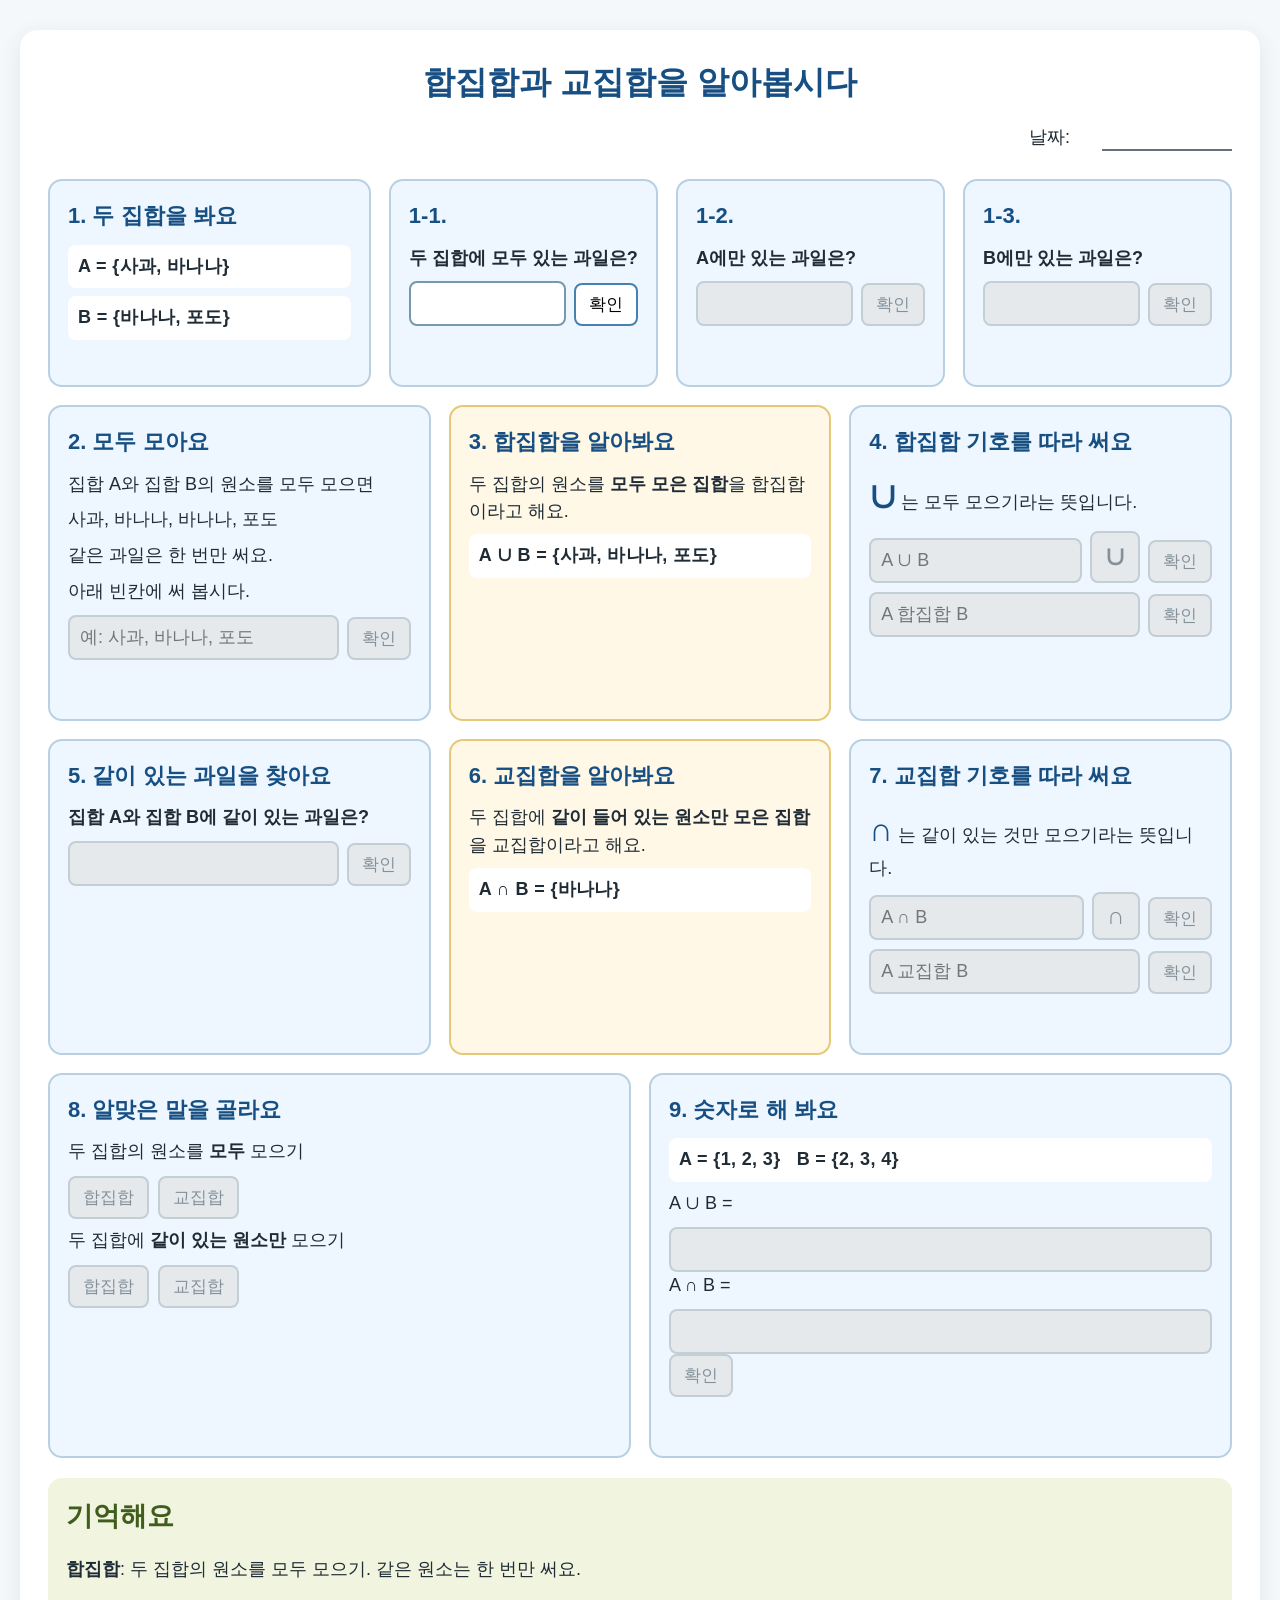
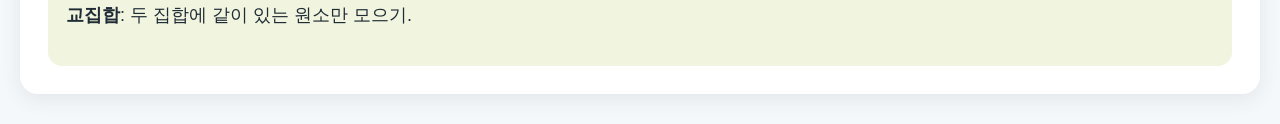
<file: activities/hapjiphab_gyojiphab_activity.html>
<!doctype html>
<html lang="ko">
<head>
  <meta charset="utf-8">
  <meta name="viewport" content="width=device-width, initial-scale=1">
  <title>합집합과 교집합 활동지</title>
  <style>
    :root { --blue:#276aa5; --light:#eef7ff; --line:#b9d0e2; --ink:#1f2b35; --green:#e2f4e9; }
    * { box-sizing:border-box; }
    body { margin:0; background:#f5f8fa; color:var(--ink); font-family:"Noto Sans KR", "Malgun Gothic", sans-serif; font-size:18px; line-height:1.55; }
    main { max-width:1240px; margin:30px auto; padding:28px; background:white; border-radius:18px; box-shadow:0 5px 20px #27445a18; }
    h1 { margin:0; text-align:center; font-size:32px; color:#174f82; }
    .meta { display:flex; justify-content:flex-end; gap:32px; margin:16px 0 28px; }
    .blank { display:inline-block; min-width:130px; border-bottom:2px solid #62727d; }
    .grid { display:grid; gap:18px; margin:18px 0; }
    .row-one { grid-template-columns:1.2fr repeat(3, 1fr); align-items:stretch; }
    .row-three { grid-template-columns:repeat(3, 1fr); }
    .row-two { grid-template-columns:repeat(2, 1fr); }
    .card { padding:18px; border:2px solid var(--line); border-radius:14px; background:var(--light); min-width:0; }
    .card h2 { margin:0 0 11px; font-size:22px; color:#174f82; }
    .card p { margin:8px 0; }
    .set { padding:8px 10px; background:#fff; border-radius:8px; font-weight:700; letter-spacing:.02em; }
    .question { font-weight:700; }
    input[type="text"] { width:100%; margin-top:9px; padding:10px; font-size:18px; border:2px solid #7898ae; border-radius:8px; background:#fff; }
    input[type="text"]:disabled { background:#e5e9ec; border-color:#c3ced5; }
    .answer-row { display:flex; gap:8px; align-items:flex-end; margin-top:9px; }
    .answer-row input[type="text"] { margin-top:0; flex:1; min-width:0; }
    .hint { min-height:25px; margin:5px 0 0; color:#8c3030; font-size:15px; }
    .symbol { font-size:33px; font-weight:800; color:#174f82; }
    .static { background:#fff8e7; border-color:#e5c878; }
    .choices { display:flex; gap:9px; flex-wrap:wrap; margin-top:10px; }
    button { padding:8px 13px; border:2px solid #4781ae; background:#fff; border-radius:8px; font-size:17px; cursor:pointer; }
    .symbol-key { min-width:48px; font-size:24px; font-weight:800; color:#174f82; }
    button:disabled { color:#84919a; border-color:#c3ced5; background:#e5e9ec; cursor:not-allowed; }
    .done { border-color:#62a77c; background:var(--green); }
    .remember { margin-top:20px; padding:18px; border-radius:14px; background:#f1f5df; }
    .remember h2 { margin:0 0 8px; color:#405d1d; }
    .completion-modal { position:fixed; inset:0; z-index:20; display:none; place-items:center; padding:20px; background:#102b4088; }
    .completion-modal.show { display:grid; } .modal-card { width:min(410px, 100%); padding:30px; text-align:center; background:white; border-radius:20px; box-shadow:0 14px 40px #00101e66; } .modal-card h2 { margin:0; color:#2e6f40; font-size:2rem; } .modal-card button { margin-top:14px; cursor:pointer; border:0; border-radius:10px; padding:10px 24px; color:white; background:#174f82; font-weight:700; }
    @media (max-width:850px) { .row-one,.row-three,.row-two { grid-template-columns:1fr; } main { margin:0; border-radius:0; padding:18px; } }
    @media print { body { background:white; } main { box-shadow:none; margin:0; max-width:none; } .grid { break-inside:avoid; } }
  </style>
</head>
<body>
  <main>
    <h1>합집합과 교집합을 알아봅시다</h1>
    <div class="meta">날짜: <span class="blank"></span></div>

    <section class="grid row-one">
      <article class="card">
        <h2>1. 두 집합을 봐요</h2>
        <p class="set">A = {사과, 바나나}</p>
        <p class="set">B = {바나나, 포도}</p>
      </article>
      <article class="card" id="card-11">
        <h2>1-1.</h2><p class="question">두 집합에 모두 있는 과일은?</p>
        <div class="answer-row"><input id="q11" type="text" autocomplete="off" aria-label="1-1 답"><button id="check11">확인</button></div>
        <p class="hint" id="hint11"></p>
      </article>
      <article class="card" id="card-12">
        <h2>1-2.</h2><p class="question">A에만 있는 과일은?</p>
        <div class="answer-row"><input id="q12" type="text" autocomplete="off" aria-label="1-2 답" disabled><button id="check12" disabled>확인</button></div>
        <p class="hint" id="hint12"></p>
      </article>
      <article class="card" id="card-13">
        <h2>1-3.</h2><p class="question">B에만 있는 과일은?</p>
        <div class="answer-row"><input id="q13" type="text" autocomplete="off" aria-label="1-3 답" disabled><button id="check13" disabled>확인</button></div>
        <p class="hint" id="hint13"></p>
      </article>
    </section>

    <section class="grid row-three">
      <article class="card" id="card-2">
        <h2>2. 모두 모아요</h2>
        <p>집합 A와 집합 B의 원소를 모두 모으면</p><p>   사과, 바나나, 바나나, 포도</p><p>같은 과일은 한 번만 써요.</p><p>아래 빈칸에 써 봅시다.</p>
        <div class="answer-row"><input id="q2" type="text" autocomplete="off" aria-label="2번 답" disabled placeholder="예: 사과, 바나나, 포도"><button id="check2" disabled>확인</button></div>
        <p class="hint" id="hint2"></p>
      </article>
      <article class="card static">
        <h2>3. 합집합을 알아봐요</h2>
        <p>두 집합의 원소를 <strong>모두 모은 집합</strong>을 합집합이라고 해요.</p>
        <p class="set">A ∪ B = {사과, 바나나, 포도}</p>
      </article>
      <article class="card" id="card-4">
        <h2>4. 합집합 기호를 따라 써요</h2>
        <p><span class="symbol">∪</span> 는 모두 모으기라는 뜻입니다.</p>
        <div class="answer-row"><input id="q4a" type="text" autocomplete="off" aria-label="A 합집합 B 따라쓰기" disabled placeholder="A ∪ B"><button class="symbol-key" data-target="q4a" data-symbol="∪" disabled aria-label="합집합 기호 입력">∪</button><button id="check4a" disabled>확인</button></div>
        <div class="answer-row"><input id="q4b" type="text" autocomplete="off" aria-label="A 합집합 B 한글 따라쓰기" disabled placeholder="A 합집합 B"><button id="check4b" disabled>확인</button></div>
        <p class="hint" id="hint4"></p>
      </article>
    </section>

    <section class="grid row-three">
      <article class="card" id="card-5">
        <h2>5. 같이 있는 과일을 찾아요</h2>
        <p class="question">집합 A와 집합 B에 같이 있는 과일은?</p>
        <div class="answer-row"><input id="q5" type="text" autocomplete="off" aria-label="5번 답" disabled><button id="check5" disabled>확인</button></div>
        <p class="hint" id="hint5"></p>
      </article>
      <article class="card static">
        <h2>6. 교집합을 알아봐요</h2>
        <p>두 집합에 <strong>같이 들어 있는 원소만 모은 집합</strong>을 교집합이라고 해요.</p>
        <p class="set">A ∩ B = {바나나}</p>
      </article>
      <article class="card" id="card-7">
        <h2>7. 교집합 기호를 따라 써요</h2>
        <p><span class="symbol">∩</span> 는 같이 있는 것만 모으기라는 뜻입니다.</p>
        <div class="answer-row"><input id="q7a" type="text" autocomplete="off" aria-label="A 교집합 B 따라쓰기" disabled placeholder="A ∩ B"><button class="symbol-key" data-target="q7a" data-symbol="∩" disabled aria-label="교집합 기호 입력">∩</button><button id="check7a" disabled>확인</button></div>
        <div class="answer-row"><input id="q7b" type="text" autocomplete="off" aria-label="A 교집합 B 한글 따라쓰기" disabled placeholder="A 교집합 B"><button id="check7b" disabled>확인</button></div>
        <p class="hint" id="hint7"></p>
      </article>
    </section>

    <section class="grid row-two">
      <article class="card" id="card-8">
        <h2>8. 알맞은 말을 골라요</h2>
        <p>두 집합의 원소를 <strong>모두</strong> 모으기</p>
        <div class="choices"><button id="unionChoice" disabled>합집합</button><button id="wrongChoice" disabled>교집합</button></div>
        <p>두 집합에 <strong>같이 있는 원소만</strong> 모으기</p>
        <div class="choices"><button id="wrongUnionChoice" disabled>합집합</button><button id="intersectionChoice" disabled>교집합</button></div>
        <p class="hint" id="hint8"></p>
      </article>
      <article class="card" id="card-9">
        <h2>9. 숫자로 해 봐요</h2>
        <p class="set">A = {1, 2, 3} &nbsp; B = {2, 3, 4}</p>
        <label>A ∪ B = <input id="q9a" type="text" autocomplete="off" aria-label="합집합 답" disabled></label>
        <label>A ∩ B = <input id="q9b" type="text" autocomplete="off" aria-label="교집합 답" disabled></label>
        <button id="check9" disabled>확인</button>
        <p class="hint" id="hint9"></p>
      </article>
    </section>

    <section class="remember">
      <h2>기억해요</h2>
      <p><strong>합집합</strong>: 두 집합의 원소를 모두 모으기. 같은 원소는 한 번만 써요.</p>
      <p><strong>교집합</strong>: 두 집합에 같이 있는 원소만 모으기.</p>
    </section>
  </main>
  <div id="completion-modal" class="completion-modal" role="dialog" aria-modal="true" aria-labelledby="completion-title">
    <div class="modal-card"><h2 id="completion-title">잘했어요!</h2><p>모든 문항을 해결했어요.</p><button id="completion-close" type="button">닫기</button></div>
  </div>
  <script>
    const clean = s => s.replace(/[\s{}]/g, '').replace(/，/g, ',');
    const reset = (...selectors) => selectors.forEach(selector => document.querySelectorAll(selector).forEach(el => {
      if (el.tagName === 'INPUT') el.value='';
      el.disabled=true;
      el.closest('.card')?.classList.remove('done');
    }));
    const resetAfter = {
      '#q11': () => reset('#q12','#check12','#q13','#check13','#q2','#check2','#q4a','#check4a','[data-target="q4a"]','#q4b','#check4b','#q5','#check5','#q7a','#check7a','[data-target="q7a"]','#q7b','#check7b','#card-8 button','#q9a','#q9b','#check9'),
      '#q12': () => reset('#q13','#check13','#q2','#check2','#q4a','#check4a','[data-target="q4a"]','#q4b','#check4b','#q5','#check5','#q7a','#check7a','[data-target="q7a"]','#q7b','#check7b','#card-8 button','#q9a','#q9b','#check9'),
      '#q13': () => reset('#q2','#check2','#q4a','#check4a','[data-target="q4a"]','#q4b','#check4b','#q5','#check5','#q7a','#check7a','[data-target="q7a"]','#q7b','#check7b','#card-8 button','#q9a','#q9b','#check9'),
      '#q2': () => reset('#q4a','#check4a','[data-target="q4a"]','#q4b','#check4b','#q5','#check5','#q7a','#check7a','[data-target="q7a"]','#q7b','#check7b','#card-8 button','#q9a','#q9b','#check9'),
      '#q4a': () => reset('#q4b','#check4b','#q5','#check5','#q7a','#check7a','[data-target="q7a"]','#q7b','#check7b','#card-8 button','#q9a','#q9b','#check9'),
      '#q4b': () => reset('#q5','#check5','#q7a','#check7a','[data-target="q7a"]','#q7b','#check7b','#card-8 button','#q9a','#q9b','#check9'),
      '#q5': () => reset('#q7a','#check7a','[data-target="q7a"]','#q7b','#check7b','#card-8 button','#q9a','#q9b','#check9'),
      '#q7a': () => reset('#q7b','#check7b','#card-8 button','#q9a','#q9b','#check9'),
      '#q7b': () => reset('#card-8 button','#q9a','#q9b','#check9')
    };
    const completionModal = document.querySelector('#completion-modal');
    const showCompletion = () => completionModal.classList.add('show');
    const resetWorksheet = () => {
      document.querySelectorAll('input[type="text"]').forEach(input => input.value='');
      document.querySelectorAll('.card').forEach(card => card.classList.remove('done'));
      document.querySelectorAll('.hint').forEach(hint => hint.textContent='');
      resetAfter['#q11']();
      document.querySelector('#q11').disabled=false;
      document.querySelector('#check11').disabled=false;
      completionModal.classList.remove('show');
      document.querySelector('h1').scrollIntoView({behavior:'smooth'});
    };
    document.querySelector('#completion-close').addEventListener('click',resetWorksheet);
    const answer = (id, expected, next, hint) => {
      const el=document.querySelector(id), btn=document.querySelector('#check' + id.slice(2)), msg=document.querySelector(hint);
      btn.addEventListener('click', () => {
        if (expected.includes(clean(el.value))) { el.closest('.card').classList.add('done'); msg.textContent='맞아요!'; next.forEach(x=>document.querySelector(x).disabled=false); }
        else { el.closest('.card').classList.remove('done'); msg.textContent=el.value ? '다시 생각해 봐요.' : ''; resetAfter[id](); }
      });
    };
    answer('#q11',['바나나'],['#q12','#check12'],'#hint11');
    answer('#q12',['사과'],['#q13','#check13'],'#hint12');
    answer('#q13',['포도'],['#q2','#check2'],'#hint13');
    answer('#q2',['사과,바나나,포도','사과바나나포도'],['#q4a','#check4a','[data-target="q4a"]'],'#hint2');
    answer('#q4a',['A∪B','a∪b'],['#q4b','#check4b'],'#hint4');
    answer('#q4b',['A합집합B','a합집합b'],['#q5','#check5'],'#hint4');
    answer('#q5',['바나나'],['#q7a','#check7a','[data-target="q7a"]'],'#hint5');
    answer('#q7a',['A∩B','a∩b'],['#q7b','#check7b'],'#hint7');
    answer('#q7b',['A교집합B','a교집합b'],['#unionChoice','#wrongChoice'],'#hint7');
    document.querySelector('#unionChoice').addEventListener('click', ()=>{ document.querySelector('#hint8').textContent='맞아요! 이제 교집합도 골라 보세요.'; ['#wrongUnionChoice','#intersectionChoice'].forEach(x=>document.querySelector(x).disabled=false); });
    document.querySelector('#wrongChoice').addEventListener('click', ()=>document.querySelector('#hint8').textContent='다시 생각해 봐요.');
    document.querySelector('#intersectionChoice').addEventListener('click', e=>{ e.target.closest('.card').classList.add('done'); document.querySelector('#hint8').textContent='두 문제 모두 맞았어요!'; ['#q9a','#q9b','#check9'].forEach(x=>document.querySelector(x).disabled=false); document.querySelectorAll('#card-8 button').forEach(button=>button.disabled=true); });
    document.querySelector('#wrongUnionChoice').addEventListener('click', ()=>document.querySelector('#hint8').textContent='다시 생각해 봐요.');
    document.querySelectorAll('.symbol-key').forEach(button => button.addEventListener('click', () => {
      const input = document.querySelector('#' + button.dataset.target);
      input.value += button.dataset.symbol;
      input.focus();
    }));
    const numbers=()=>{ const a=clean(document.querySelector('#q9a').value), b=clean(document.querySelector('#q9b').value); const okA=['1,2,3,4','1234'].includes(a), okB=['2,3','23'].includes(b), ok=okA&&okB; document.querySelector('#hint9').textContent=ok?'정답입니다!':'두 답을 모두 써 보세요.'; document.querySelector('#card-9').classList.toggle('done',ok); if(ok) showCompletion(); };
    document.querySelector('#check9').addEventListener('click',numbers);
  </script>
</body>
</html>
</file>
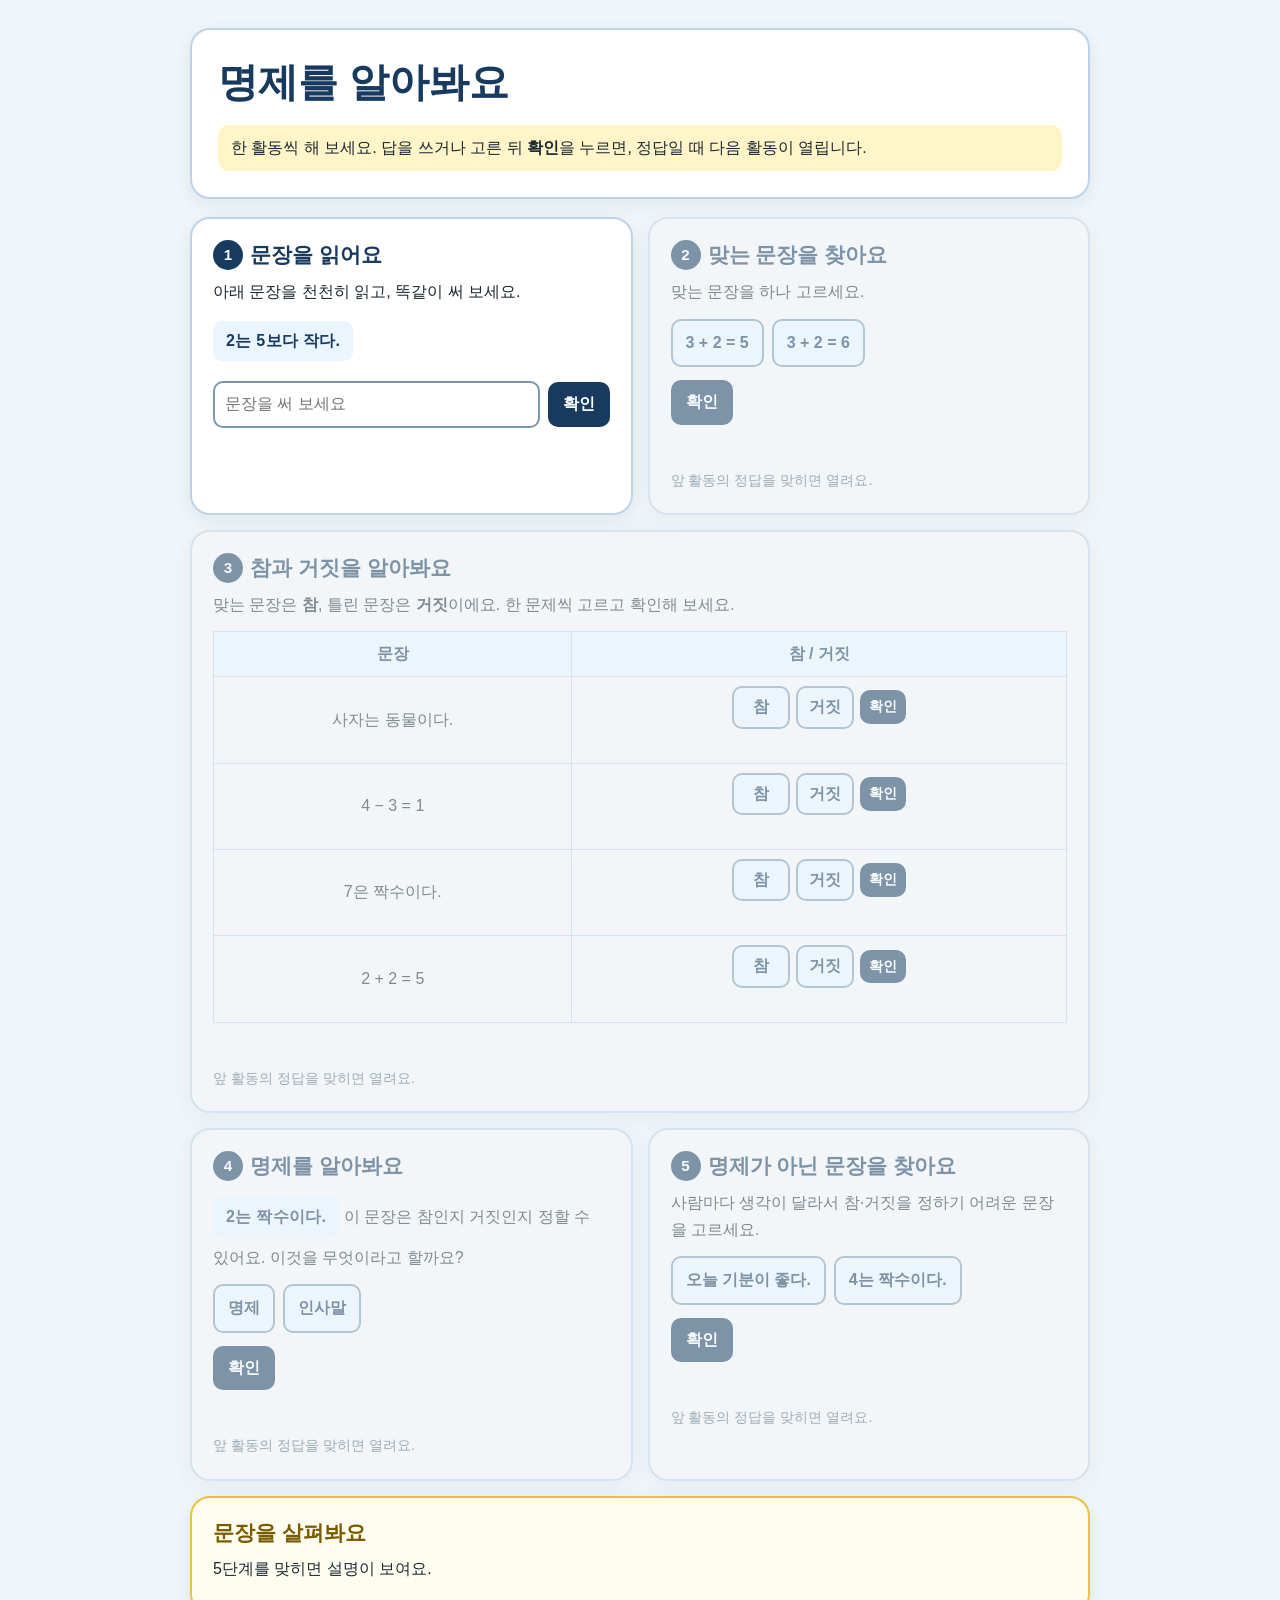
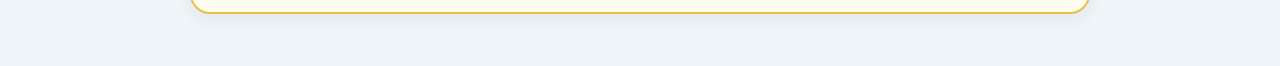
<file: activities/proposition-truth-set-worksheet.html>
<!doctype html>
<html lang="ko">
<head>
  <meta charset="utf-8">
  <meta name="viewport" content="width=device-width, initial-scale=1">
  <title>명제 활동지</title>
  <style>
    :root { --ink:#173a5e; --sky:#eaf5ff; --line:#bdd4e8; --sun:#fff5c9; --good:#147a48; --bad:#b53737; --paper:#fff; }
    * { box-sizing:border-box; }
    body { margin:0; background:#eff5f8; color:#1b2934; font-family:"Malgun Gothic","Apple SD Gothic Neo",sans-serif; line-height:1.65; }
    main { width:min(900px,calc(100% - 28px)); margin:0 auto; padding:28px 0 52px; }
    .head,.step,.finish { background:var(--paper); border:2px solid var(--line); border-radius:20px; box-shadow:0 5px 18px #173a5e12; }
    .head { padding:26px; margin-bottom:18px; }
    h1 { margin:0; color:var(--ink); font-size:clamp(1.7rem,5vw,2.5rem); line-height:1.3; }
    h2 { margin:0 0 9px; color:var(--ink); font-size:1.32rem; line-height:1.35; }
    h3 { margin:15px 0 5px; font-size:1.04rem; }
    p { margin:8px 0; }
    input,button { font:inherit; }
    .guide { margin:17px 0 0; padding:10px 13px; border-radius:11px; background:var(--sun); }
    .step { padding:21px; margin:15px 0; position:relative; }
    .stage-row { display:grid; gap:15px; margin:15px 0; align-items:stretch; }
    .stage-row .step { margin:0; }
    .three-up { grid-template-columns:repeat(3,minmax(0,1fr)); }
    .two-up { grid-template-columns:repeat(2,minmax(0,1fr)); }
    .step.locked { opacity:.52; background:#f6f8f9; }
    .step.locked::after { content:"앞 활동의 정답을 맞히면 열려요."; display:block; margin-top:10px; color:#536b7d; font-size:.9rem; }
    .number { display:inline-grid; place-items:center; width:30px; height:30px; margin-right:7px; border-radius:50%; background:var(--ink); color:white; font-size:.95rem; vertical-align:2px; }
    .math { display:inline-block; margin:7px 0; padding:7px 13px; border-radius:9px; background:var(--sky); color:var(--ink); font-weight:800; letter-spacing:.02em; }
    .hint { padding:9px 12px; margin:12px 0; border-left:4px solid #e9bf31; background:#fffcef; font-size:.95rem; }
    .answer-row { display:flex; flex-wrap:wrap; align-items:center; gap:8px; margin-top:13px; }
    .answer { min-width:150px; flex:1 1 220px; max-width:430px; padding:8px 10px; border:2px solid #7898ae; border-radius:10px; background:white; }
    .answer:focus { outline:3px solid #aee0ff; border-color:#2277aa; }
    .option { cursor:pointer; padding:9px 13px; border:2px solid #7b9bb1; border-radius:10px; color:var(--ink); background:var(--sky); font-weight:700; }
    .option[aria-pressed="true"] { border-color:#176da3; outline:3px solid #ffcd32; background:#237fbc; color:white; }
    .check,.restart { cursor:pointer; border:0; border-radius:10px; padding:9px 15px; background:var(--ink); color:white; font-weight:800; }
    .check:hover,.restart:hover { background:#235780; }
    .feedback { min-height:27px; margin:7px 0 0; font-weight:800; }
    .good { color:var(--good); } .bad { color:var(--bad); }
    .remember { margin:15px 0; padding:14px 16px; border:2px solid #e8c241; border-radius:13px; background:#fffdf0; }
    .learn-card { padding:21px; border:2px solid #e8c241; border-radius:20px; background:#fffdf0; box-shadow:0 5px 18px #173a5e12; }
    .learn-card h2 { color:#795b00; }
    .term { display:block; margin:11px 0; color:#795b00; font-size:2rem; font-weight:900; text-align:center; letter-spacing:.16em; }
    .learn-content { display:none; }
    .learn-card.revealed .learn-content { display:block; }
    .learn-card.revealed .hidden-note { display:none; }
    .word-cards { display:flex; flex-wrap:wrap; gap:8px; margin-top:12px; }
    .word-cards .option { min-width:48px; }
    .mini-table { width:100%; margin-top:12px; border-collapse:collapse; text-align:center; }
    .mini-table th,.mini-table td { padding:9px; border:1px solid var(--line); }
    .mini-table th { background:var(--sky); color:var(--ink); }
    .mini-table .option { min-width:58px; padding:6px 9px; }
    .mini-table .inline-check { margin:4px 0; padding:5px 9px; font-size:.9rem; }
    .quick-actions { display:flex; flex-wrap:wrap; justify-content:center; align-items:center; gap:6px; }
    .inline-question.done td { background:#e7f8ee; }
    .inline-feedback { min-height:22px; margin:3px 0 0; font-weight:800; font-size:.9rem; }
    .finish { display:none; padding:25px; margin-top:20px; border-color:#72bc94; background:#e6f9ed; text-align:center; }
    .finish.show { display:block; }
    @media (max-width:850px) { .three-up { grid-template-columns:1fr; } }
    @media (max-width:620px) { .two-up { grid-template-columns:1fr; } }
    @media (max-width:560px) { main { width:min(100% - 18px,900px); padding-top:12px; } .head,.step,.learn-card { padding:17px; } .mini-table { font-size:.9rem; } .mini-table th,.mini-table td { padding:6px 3px; } }
    @media print { body { background:white; } main { width:100%; padding:0; } .head,.step,.finish { box-shadow:none; } .step.locked { opacity:1; } .step.locked::after,.guide,.progress-wrap,.check,.restart,.feedback { display:none; } }
  </style>
</head>
<body>
  <main>
    <header class="head">
      <h1>명제를 알아봐요</h1>
      <p class="guide">한 활동씩 해 보세요. 답을 쓰거나 고른 뒤 <strong>확인</strong>을 누르면, 정답일 때 다음 활동이 열립니다.</p>
    </header>

    <div class="stage-row two-up" aria-label="1단계와 2단계">
    <section class="step" data-step="1" data-kind="text" data-answer="2는5보다작다|2는5보다작습니다">
      <h2><span class="number">1</span>문장을 읽어요</h2>
      <p>아래 문장을 천천히 읽고, 똑같이 써 보세요.</p>
      <p class="math">2는 5보다 작다.</p>
      <div class="answer-row"><input class="answer" aria-label="문장 쓰기" placeholder="문장을 써 보세요"><button class="check">확인</button></div>
      <p class="feedback" aria-live="polite"></p>
    </section>

    <section class="step locked" data-step="2" data-kind="choice" data-answer="3+2=5">
      <h2><span class="number">2</span>맞는 문장을 찾아요</h2>
      <p>맞는 문장을 하나 고르세요.</p>
      <div class="answer-row choices">
        <button class="option" data-value="3+2=5" aria-pressed="false">3 + 2 = 5</button>
        <button class="option" data-value="3+2=6" aria-pressed="false">3 + 2 = 6</button>
      </div>
      <div class="answer-row"><button class="check">확인</button></div><p class="feedback" aria-live="polite"></p>
    </section>
    </div>

    <section class="step locked" data-step="3" data-kind="inline-multi">
      <h2><span class="number">3</span>참과 거짓을 알아봐요</h2>
      <p>맞는 문장은 <strong>참</strong>, 틀린 문장은 <strong>거짓</strong>이에요. 한 문제씩 고르고 확인해 보세요.</p>
      <table class="mini-table">
        <thead><tr><th>문장</th><th>참 / 거짓</th></tr></thead>
        <tbody>
          <tr class="inline-question" data-answer="참"><td>사자는 동물이다.</td><td><div class="quick-actions"><button class="option mini" data-value="참" aria-pressed="false">참</button><button class="option mini" data-value="거짓" aria-pressed="false">거짓</button><button class="check inline-check">확인</button></div><p class="inline-feedback" aria-live="polite"></p></td></tr>
          <tr class="inline-question" data-answer="참"><td>4 − 3 = 1</td><td><div class="quick-actions"><button class="option mini" data-value="참" aria-pressed="false">참</button><button class="option mini" data-value="거짓" aria-pressed="false">거짓</button><button class="check inline-check">확인</button></div><p class="inline-feedback" aria-live="polite"></p></td></tr>
          <tr class="inline-question" data-answer="거짓"><td>7은 짝수이다.</td><td><div class="quick-actions"><button class="option mini" data-value="참" aria-pressed="false">참</button><button class="option mini" data-value="거짓" aria-pressed="false">거짓</button><button class="check inline-check">확인</button></div><p class="inline-feedback" aria-live="polite"></p></td></tr>
          <tr class="inline-question" data-answer="거짓"><td>2 + 2 = 5</td><td><div class="quick-actions"><button class="option mini" data-value="참" aria-pressed="false">참</button><button class="option mini" data-value="거짓" aria-pressed="false">거짓</button><button class="check inline-check">확인</button></div><p class="inline-feedback" aria-live="polite"></p></td></tr>
        </tbody>
      </table>
      <p class="feedback" aria-live="polite"></p>
    </section>

    <div class="stage-row two-up" aria-label="4단계와 5단계">
    <section class="step locked" data-step="4" data-kind="choice" data-answer="명제">
      <h2><span class="number">4</span>명제를 알아봐요</h2>
      <p><span class="math">2는 짝수이다.</span> 이 문장은 참인지 거짓인지 정할 수 있어요. 이것을 무엇이라고 할까요?</p>
      <div class="answer-row choices"><button class="option" data-value="명제" aria-pressed="false">명제</button><button class="option" data-value="인사말" aria-pressed="false">인사말</button></div>
      <div class="answer-row"><button class="check">확인</button></div><p class="feedback" aria-live="polite"></p>
    </section>

    <section class="step locked" data-step="5" data-kind="choice" data-answer="오늘기분이좋다">
      <h2><span class="number">5</span>명제가 아닌 문장을 찾아요</h2>
      <p>사람마다 생각이 달라서 참·거짓을 정하기 어려운 문장을 고르세요.</p>
      <div class="answer-row choices"><button class="option" data-value="오늘기분이좋다" aria-pressed="false">오늘 기분이 좋다.</button><button class="option" data-value="4는짝수이다" aria-pressed="false">4는 짝수이다.</button></div>
      <div class="answer-row"><button class="check">확인</button></div><p class="feedback" aria-live="polite"></p>
    </section>
    </div>

    <aside class="learn-card" id="propositionInfo" aria-label="문장 판단 활동" aria-live="polite">
      <h2>문장을 살펴봐요</h2>
      <div class="learn-content">
        <p><strong>명제</strong>는 참인지 거짓인지 정할 수 있는 문장이에요.</p>
        <p>아래 문장이 명제인지 아닌지 한 문제씩 고르고 확인해 보세요.</p>
        <table class="mini-table">
          <thead><tr><th>문장</th><th>명제 / 명제 아님</th></tr></thead>
          <tbody>
            <tr class="inline-question" data-answer="명제"><td>5는 홀수이다.</td><td><div class="quick-actions"><button class="option" data-value="명제" aria-pressed="false">명제</button><button class="option" data-value="명제아님" aria-pressed="false">명제 아님</button><button class="check inline-check">확인</button></div><p class="inline-feedback" aria-live="polite"></p></td></tr>
            <tr class="inline-question" data-answer="명제아님"><td>오늘 날씨가 좋다.</td><td><div class="quick-actions"><button class="option" data-value="명제" aria-pressed="false">명제</button><button class="option" data-value="명제아님" aria-pressed="false">명제 아님</button><button class="check inline-check">확인</button></div><p class="inline-feedback" aria-live="polite"></p></td></tr>
            <tr class="inline-question" data-answer="명제"><td>8 − 2 = 6</td><td><div class="quick-actions"><button class="option" data-value="명제" aria-pressed="false">명제</button><button class="option" data-value="명제아님" aria-pressed="false">명제 아님</button><button class="check inline-check">확인</button></div><p class="inline-feedback" aria-live="polite"></p></td></tr>
            <tr class="inline-question" data-answer="명제아님"><td>나는 배가 고프다.</td><td><div class="quick-actions"><button class="option" data-value="명제" aria-pressed="false">명제</button><button class="option" data-value="명제아님" aria-pressed="false">명제 아님</button><button class="check inline-check">확인</button></div><p class="inline-feedback" aria-live="polite"></p></td></tr>
          </tbody>
        </table>
      </div>
      <p class="hidden-note">5단계를 맞히면 설명이 보여요.</p>
    </aside>

    <section class="finish" id="finish" aria-live="polite">
      <h2>참 잘했어요! 🎉</h2>
      <p>명제를 배우는 5단계를 모두 마쳤어요.</p>
      <button class="restart" type="button">처음부터 다시 하기</button>
    </section>
  </main>
  <script>
    (() => {
      const steps = [...document.querySelectorAll('.step')];
      const finish = document.getElementById('finish');
      const normalize = value => String(value).replace(/[\s.]/g, '').replace(/，/g, ',');
      const selectedValue = step => {
        if (step.dataset.kind === 'multi') return [...new Set([...step.querySelectorAll('.option[data-index]')].map(option => option.dataset.index))].sort((a, b) => a - b).map(index => step.querySelector(`.option[data-index="${index}"][aria-pressed="true"]`)?.dataset.value || '').join(',');
        if (step.dataset.kind === 'wordcards') return [...step.querySelectorAll('.option[aria-pressed="true"]')].map(option => option.dataset.value).join(',');
        return step.querySelector('.option[aria-pressed="true"]')?.dataset.value || '';
      };
      const isCorrect = step => {
        const entered = step.dataset.kind === 'text' ? step.querySelector('.answer').value : selectedValue(step);
        return step.dataset.answer.split('|').some(answer => normalize(entered) === normalize(answer));
      };
      const updateProgress = () => { if (document.querySelectorAll('.step.done').length === 5) finish.classList.add('show'); };
      const unlock = number => {
        const next = document.querySelector(`.step[data-step="${number}"]`);
        if (next) {
          next.classList.remove('locked');
          next.querySelectorAll('input, button').forEach(control => control.disabled = false);
          next.querySelector('input, .option, .check')?.focus();
        }
      };
      const completeStep = step => {
        if (step.classList.contains('done')) return;
        step.classList.add('done');
        step.querySelectorAll('input, button').forEach(control => control.disabled = true);
        if (Number(step.dataset.step) === 5) {
          document.getElementById('propositionInfo').classList.add('revealed');
          step.querySelector('.feedback').textContent = '정답이에요! 옆의 문장 판단 활동이 열렸어요.';
        }
        unlock(Number(step.dataset.step) + 1);
        updateProgress();
      };
      steps.filter(step => step.classList.contains('locked')).forEach(step => {
        step.querySelectorAll('input, button').forEach(control => control.disabled = true);
      });
      document.addEventListener('click', event => {
        const option = event.target.closest('.option');
        if (option) {
          const question = option.closest('.inline-question');
          const step = option.closest('.step');
          const scope = question || step;
          if (!scope || scope.classList.contains('locked') || scope.classList.contains('done')) return;
          if (step?.dataset.kind === 'wordcards') {
            option.setAttribute('aria-pressed', option.getAttribute('aria-pressed') === 'true' ? 'false' : 'true');
            return;
          }
          const key = option.dataset.index;
          const options = key === undefined ? scope.querySelectorAll('.option') : scope.querySelectorAll(`.option[data-index="${key}"]`);
          options.forEach(item => item.setAttribute('aria-pressed', item === option ? 'true' : 'false'));
          return;
        }
        const inlineCheck = event.target.closest('.inline-check');
        if (inlineCheck) {
          const question = inlineCheck.closest('.inline-question');
          if (question.classList.contains('done')) return;
          const selected = question.querySelector('.option[aria-pressed="true"]')?.dataset.value;
          const feedback = question.querySelector('.inline-feedback');
          if (selected && normalize(selected) === normalize(question.dataset.answer)) {
            question.classList.add('done');
            question.querySelectorAll('button').forEach(button => button.disabled = true);
            feedback.textContent = '정답이에요!'; feedback.className = 'inline-feedback good';
            const step = question.closest('.step');
            if (step && [...step.querySelectorAll('.inline-question')].every(item => item.classList.contains('done'))) {
              step.querySelector('.feedback').textContent = '모든 문제를 맞혔어요! 다음 활동이 열렸어요.';
              step.querySelector('.feedback').className = 'feedback good';
              completeStep(step);
            }
          } else {
            feedback.textContent = '다시 생각해 보세요.'; feedback.className = 'inline-feedback bad';
          }
          return;
        }
        const check = event.target.closest('.check');
        if (!check) return;
        const step = check.closest('.step');
        if (step.classList.contains('locked') || step.classList.contains('done')) return;
        const feedback = step.querySelector('.feedback');
        if (isCorrect(step)) {
          feedback.textContent = '정답이에요! 다음 활동으로 가 볼까요?'; feedback.className = 'feedback good';
          completeStep(step);
        } else {
          feedback.textContent = '다시 천천히 생각해 보고 답해 보세요.'; feedback.className = 'feedback bad';
        }
      });
      document.addEventListener('keydown', event => {
        if (event.key === 'Enter' && event.target.matches('.answer')) event.target.closest('.step').querySelector('.check').click();
      });
      document.querySelector('.restart').addEventListener('click', () => location.reload());
    })();
  </script>
</body>
</html>
</file>
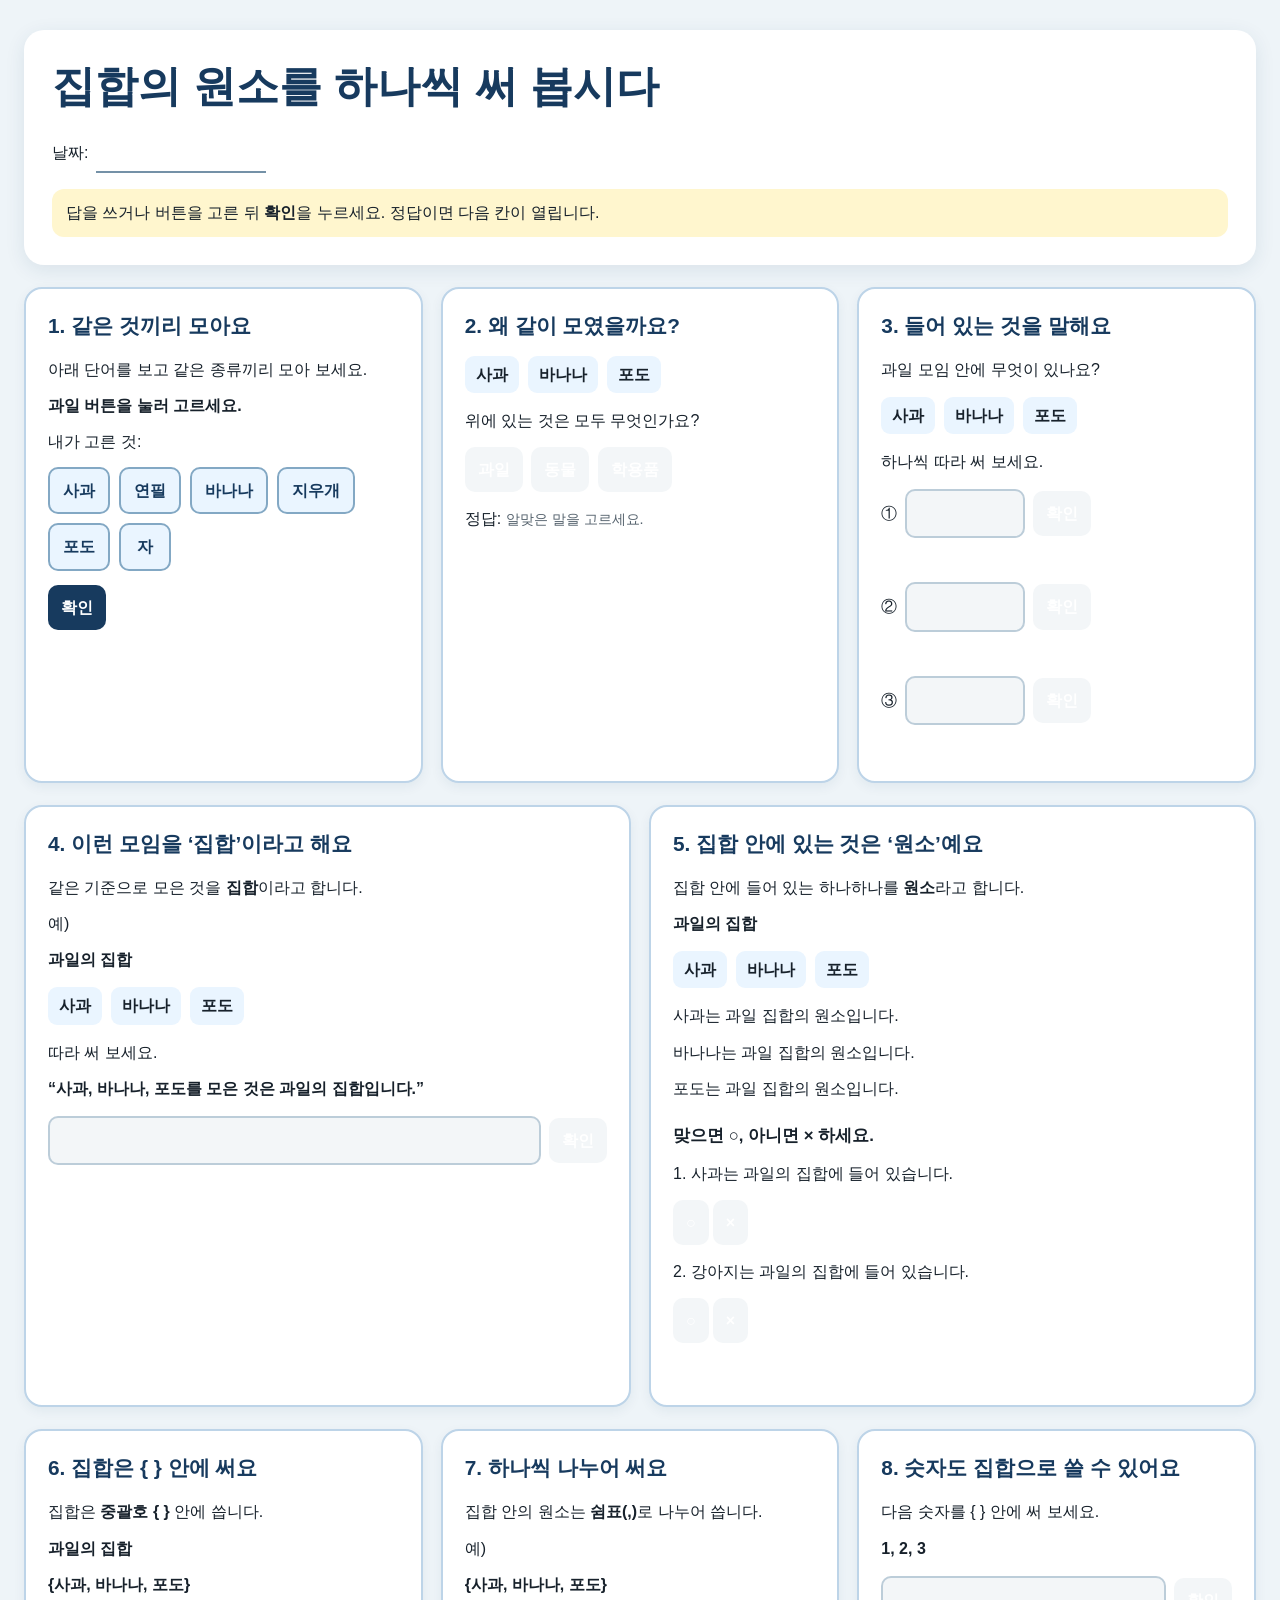
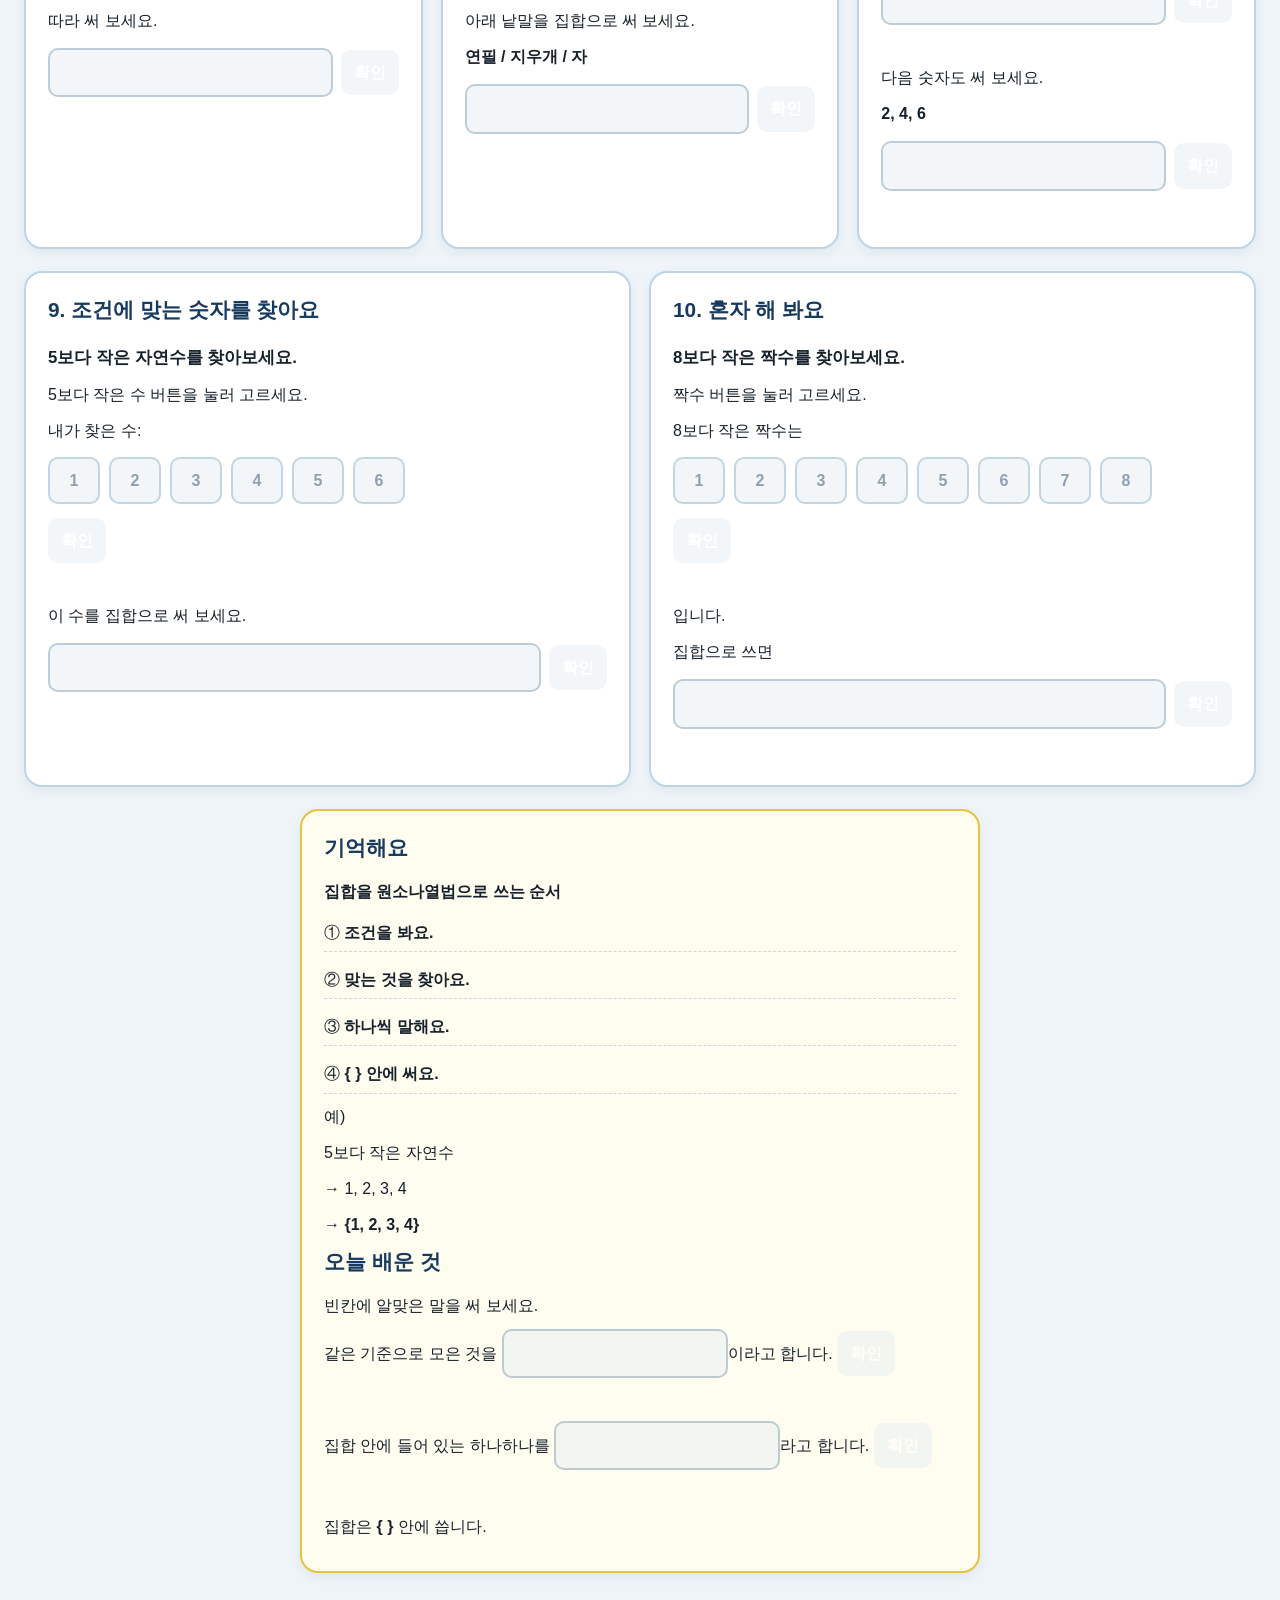
<file: activities/set-element-listing-worksheet.html>
<!doctype html>
<html lang="ko">
<head>
  <meta charset="utf-8">
  <meta name="viewport" content="width=device-width, initial-scale=1">
  <title>집합의 원소나열법 활동지</title>
  <style>
    :root { --navy:#173a5e; --blue:#eaf5ff; --line:#bdd4e8; --yellow:#fff6ce; --green:#16824b; --red:#c63939; }
    * { box-sizing: border-box; }
    body { margin:0; background:#eef4f8; color:#17212b; font-family:"Malgun Gothic", "Apple SD Gothic Neo", sans-serif; line-height:1.7; }
    main { max-width:1440px; margin:0 auto; padding:30px 24px 48px; }
    h1 { margin:0; font-size:clamp(1.8rem, 4vw, 2.7rem); color:var(--navy); line-height:1.3; }
    h2 { margin:0 0 16px; color:var(--navy); font-size:1.3rem; line-height:1.4; }
    h3 { margin:20px 0 8px; font-size:1.05rem; }
    p { margin:9px 0; }
    .page-head { background:white; border-radius:20px; padding:28px; box-shadow:0 5px 20px #163e5f18; margin-bottom:22px; }
    .student { display:flex; flex-wrap:wrap; gap:16px 28px; margin-top:18px; }
    .student label { display:flex; align-items:center; gap:8px; }
    .student input { width:170px; border:0; border-bottom:2px solid #7491a7; border-radius:0; padding:6px; background:#fff; }
    .notice { margin-top:16px; background:var(--yellow); border-radius:12px; padding:10px 14px; }
    .row { display:grid; gap:18px; margin:22px 0; align-items:stretch; }
    .row-3 { grid-template-columns:repeat(3, minmax(0, 1fr)); }
    .row-2 { grid-template-columns:repeat(2, minmax(0, 1fr)); }
    .card { background:#fff; border:2px solid var(--line); border-radius:18px; padding:22px; min-width:0; box-shadow:0 4px 12px #163e5f10; }
    .words, .numbers { display:flex; flex-wrap:wrap; gap:9px; margin:14px 0; }
    .word, .number { padding:5px 11px; background:var(--blue); border-radius:9px; font-weight:700; }
    .answer-line { display:flex; flex-wrap:wrap; gap:8px; align-items:center; margin:14px 0 5px; }
    input, button { font:inherit; }
    .answer { flex:1 1 160px; min-width:0; border:2px solid #7597b1; border-radius:10px; padding:9px 11px; background:white; }
    .short { max-width:120px; flex:0 1 120px; }
    .wide { width:100%; }
    .check, .choice { cursor:pointer; border:0; border-radius:10px; padding:9px 13px; color:white; background:var(--navy); font-weight:700; }
    .choice { background:#557b9c; margin:4px 4px 4px 0; }
    .choice.selected { outline:3px solid #ffc928; background:#176cb0; }
    .select-options { display:flex; flex-wrap:wrap; gap:9px; margin:12px 0; }
    .select-option { cursor:pointer; min-width:52px; padding:8px 13px; color:var(--navy); background:var(--blue); border:2px solid #83a8c4; border-radius:10px; font-weight:700; }
    .select-option.selected { color:white; background:#176cb0; border-color:#176cb0; box-shadow:0 0 0 3px #ffc928; }
    .choice:disabled, .check:disabled, .select-option:disabled, input:disabled { cursor:not-allowed; opacity:.48; background:#e7edf1; }
    .feedback { min-height:25px; margin:4px 0; font-size:.92rem; font-weight:700; }
    .ok { color:var(--green); } .no { color:var(--red); }
    .choices { margin:7px 0; }
    .tiny { font-size:.9rem; color:#56636e; }
    .remember { border-color:#e8c241; background:#fffdf0; }
    .summary { max-width:680px; margin:0 auto; }
    .complete { display:none; background:#dbf7e8; border:2px solid #62ba88; padding:14px; border-radius:12px; color:#12623a; font-weight:700; }
    .completion-modal { position:fixed; inset:0; z-index:20; display:none; place-items:center; padding:20px; background:#102b4088; }
    .completion-modal.show { display:grid; } .modal-card { width:min(410px, 100%); padding:30px; text-align:center; background:white; border-radius:20px; box-shadow:0 14px 40px #00101e66; } .modal-card h2 { font-size:2rem; color:var(--green); } .modal-card button { margin-top:14px; cursor:pointer; border:0; border-radius:10px; padding:10px 24px; color:white; background:var(--navy); font-weight:700; }
    .rule { padding:5px 0; border-bottom:1px dashed #c5d7e3; }
    @media (max-width:850px) { .row-3, .row-2 { grid-template-columns:1fr; } main { padding:18px 13px 35px; } .card, .page-head { padding:18px; } }
    @media print { body { background:white; } main { max-width:none; padding:0; } .page-head, .card { box-shadow:none; } .notice { display:none; } .row { break-inside:avoid; } }
  </style>
</head>
<body>
  <main>
    <header class="page-head">
      <h1>집합의 원소를 하나씩 써 봅시다</h1>
      <div class="student">
        <label>날짜: <input type="text" aria-label="날짜"></label>
      </div>
      <div class="notice">답을 쓰거나 버튼을 고른 뒤 <strong>확인</strong>을 누르세요. 정답이면 다음 칸이 열립니다.</div>
    </header>

    <section class="row row-3" aria-label="1번부터 3번 활동">
      <article class="card">
        <h2>1. 같은 것끼리 모아요</h2>
        <p>아래 단어를 보고 같은 종류끼리 모아 보세요.</p>
        <p><strong>과일 버튼을 눌러 고르세요.</strong></p>
        <p>내가 고른 것:</p>
        <div class="select-options select-group" data-answer="사과,바나나,포도" aria-label="과일 고르기">
          <button class="select-option" data-value="사과">사과</button><button class="select-option" data-value="연필">연필</button><button class="select-option" data-value="바나나">바나나</button><button class="select-option" data-value="지우개">지우개</button><button class="select-option" data-value="포도">포도</button><button class="select-option" data-value="자">자</button>
        </div>
        <div class="answer-line"><button class="check">확인</button></div>
        <p class="feedback" aria-live="polite"></p>
      </article>

      <article class="card">
        <h2>2. 왜 같이 모였을까요?</h2>
        <div class="words"><span class="word">사과</span><span class="word">바나나</span><span class="word">포도</span></div>
        <p>위에 있는 것은 모두 무엇인가요?</p>
        <div class="choices" data-choice="과일" data-next="3-1">
          <button class="choice" data-value="과일">과일</button>
          <button class="choice" data-value="동물">동물</button>
          <button class="choice" data-value="학용품">학용품</button>
        </div>
        <p>정답: <span class="tiny">알맞은 말을 고르세요.</span></p><p class="feedback" aria-live="polite"></p>
      </article>

      <article class="card">
        <h2>3. 들어 있는 것을 말해요</h2>
        <p>과일 모임 안에 무엇이 있나요?</p>
        <div class="words"><span class="word">사과</span><span class="word">바나나</span><span class="word">포도</span></div>
        <p>하나씩 따라 써 보세요.</p>
        <div class="answer-line">① <input id="3-1" class="answer short" data-answer="사과" aria-label="첫 번째 원소"><button class="check">확인</button></div><p class="feedback"></p>
        <div class="answer-line">② <input class="answer short" data-answer="바나나" aria-label="두 번째 원소"><button class="check">확인</button></div><p class="feedback"></p>
        <div class="answer-line">③ <input class="answer short" data-answer="포도" aria-label="세 번째 원소"><button class="check">확인</button></div><p class="feedback"></p>
      </article>
    </section>

    <section class="row row-2" aria-label="4번부터 5번 활동">
      <article class="card">
        <h2>4. 이런 모임을 ‘집합’이라고 해요</h2>
        <p>같은 기준으로 모은 것을 <strong>집합</strong>이라고 합니다.</p><p>예)</p><p><strong>과일의 집합</strong></p>
        <div class="words"><span class="word">사과</span><span class="word">바나나</span><span class="word">포도</span></div>
        <p>따라 써 보세요.</p><p><strong>“사과, 바나나, 포도를 모은 것은 과일의 집합입니다.”</strong></p>
        <div class="answer-line"><input class="answer wide" data-answer="사과,바나나,포도를모은것은과일의집합입니다." aria-label="과일의 집합 문장"><button class="check">확인</button></div><p class="feedback"></p>
      </article>
      <article class="card">
        <h2>5. 집합 안에 있는 것은 ‘원소’예요</h2>
        <p>집합 안에 들어 있는 하나하나를 <strong>원소</strong>라고 합니다.</p><p><strong>과일의 집합</strong></p>
        <div class="words"><span class="word">사과</span><span class="word">바나나</span><span class="word">포도</span></div>
        <p>사과는 과일 집합의 원소입니다.</p><p>바나나는 과일 집합의 원소입니다.</p><p>포도는 과일 집합의 원소입니다.</p>
        <h3>맞으면 ○, 아니면 × 하세요.</h3>
        <p>1. 사과는 과일의 집합에 들어 있습니다.</p><div class="choices binary" data-answer="○"><button class="choice" data-value="○">○</button><button class="choice" data-value="×">×</button></div>
        <p>2. 강아지는 과일의 집합에 들어 있습니다.</p><div class="choices binary" data-answer="×"><button class="choice" data-value="○">○</button><button class="choice" data-value="×">×</button></div>
        <p class="feedback" aria-live="polite"></p>
      </article>
    </section>

    <section class="row row-3" aria-label="6번부터 8번 활동">
      <article class="card">
        <h2>6. 집합은 { } 안에 써요</h2><p>집합은 <strong>중괄호 { }</strong> 안에 씁니다.</p><p><strong>과일의 집합</strong></p><p><strong>{사과, 바나나, 포도}</strong></p><p>따라 써 보세요.</p>
        <div class="answer-line"><input class="answer" data-answer="{사과,바나나,포도}" aria-label="과일의 집합"><button class="check">확인</button></div><p class="feedback"></p>
      </article>
      <article class="card">
        <h2>7. 하나씩 나누어 써요</h2><p>집합 안의 원소는 <strong>쉼표(,)</strong>로 나누어 씁니다.</p><p>예)</p><p><strong>{사과, 바나나, 포도}</strong></p><p>아래 낱말을 집합으로 써 보세요.</p><p><strong>연필 / 지우개 / 자</strong></p>
        <div class="answer-line"><input class="answer" data-answer="{연필,지우개,자}" aria-label="학용품 집합"><button class="check">확인</button></div><p class="feedback"></p>
      </article>
      <article class="card">
        <h2>8. 숫자도 집합으로 쓸 수 있어요</h2><p>다음 숫자를 { } 안에 써 보세요.</p><p><strong>1, 2, 3</strong></p>
        <div class="answer-line"><input class="answer" data-answer="{1,2,3}" aria-label="1, 2, 3의 집합"><button class="check">확인</button></div><p class="feedback"></p>
        <p>다음 숫자도 써 보세요.</p><p><strong>2, 4, 6</strong></p>
        <div class="answer-line"><input class="answer" data-answer="{2,4,6}" aria-label="2, 4, 6의 집합"><button class="check">확인</button></div><p class="feedback"></p>
      </article>
    </section>

    <section class="row row-2" aria-label="9번부터 10번 활동">
      <article class="card">
        <h2>9. 조건에 맞는 숫자를 찾아요</h2><h3>5보다 작은 자연수를 찾아보세요.</h3>
        <p>5보다 작은 수 버튼을 눌러 고르세요.</p>
        <p>내가 찾은 수:</p>
        <div class="select-options select-group" data-answer="1,2,3,4" aria-label="5보다 작은 자연수 고르기">
          <button class="select-option" data-value="1">1</button><button class="select-option" data-value="2">2</button><button class="select-option" data-value="3">3</button><button class="select-option" data-value="4">4</button><button class="select-option" data-value="5">5</button><button class="select-option" data-value="6">6</button>
        </div>
        <div class="answer-line"><button class="check">확인</button></div><p class="feedback"></p>
        <p>이 수를 집합으로 써 보세요.</p><div class="answer-line"><input class="answer" data-answer="{1,2,3,4}" aria-label="5보다 작은 자연수의 집합"><button class="check">확인</button></div><p class="feedback"></p>
      </article>
      <article class="card">
        <h2>10. 혼자 해 봐요</h2><h3>8보다 작은 짝수를 찾아보세요.</h3>
        <p>짝수 버튼을 눌러 고르세요.</p><p>8보다 작은 짝수는</p>
        <div class="select-options select-group" data-answer="2,4,6" aria-label="8보다 작은 짝수 고르기">
          <button class="select-option" data-value="1">1</button><button class="select-option" data-value="2">2</button><button class="select-option" data-value="3">3</button><button class="select-option" data-value="4">4</button><button class="select-option" data-value="5">5</button><button class="select-option" data-value="6">6</button><button class="select-option" data-value="7">7</button><button class="select-option" data-value="8">8</button>
        </div>
        <div class="answer-line"><button class="check">확인</button></div><p class="feedback"></p>
        <p>입니다.</p><p>집합으로 쓰면</p><div class="answer-line"><input class="answer" data-answer="{2,4,6}" aria-label="8보다 작은 짝수의 집합"><button class="check">확인</button></div><p class="feedback"></p>
      </article>
    </section>

    <section class="card remember summary">
      <h2>기억해요</h2><p><strong>집합을 원소나열법으로 쓰는 순서</strong></p>
      <p class="rule">① <strong>조건을 봐요.</strong></p><p class="rule">② <strong>맞는 것을 찾아요.</strong></p><p class="rule">③ <strong>하나씩 말해요.</strong></p><p class="rule">④ <strong>{ } 안에 써요.</strong></p>
      <p>예)</p><p>5보다 작은 자연수</p><p>→ 1, 2, 3, 4</p><p>→ <strong>{1, 2, 3, 4}</strong></p>
      <h2>오늘 배운 것</h2><p>빈칸에 알맞은 말을 써 보세요.</p>
      <p>같은 기준으로 모은 것을 <input class="answer" data-answer="집합" aria-label="집합의 뜻">이라고 합니다. <button class="check">확인</button></p><p class="feedback"></p>
      <p>집합 안에 들어 있는 하나하나를 <input class="answer" data-answer="원소" aria-label="원소의 뜻">라고 합니다. <button class="check">확인</button></p><p class="feedback"></p>
      <p>집합은 <strong>{   }</strong> 안에 씁니다.</p>
      <p id="complete" class="complete" aria-live="polite">모든 활동을 잘 마쳤어요!</p>
    </section>
  </main>
  <div id="completion-modal" class="completion-modal" role="dialog" aria-modal="true" aria-labelledby="completion-title">
    <div class="modal-card"><h2 id="completion-title">잘했어요!</h2><p>모든 문항을 해결했어요.</p><button id="completion-close" type="button">닫기</button></div>
  </div>
  <script>
    (() => {
      const fields = [...document.querySelectorAll('.answer')];
      const choiceGroups = [...document.querySelectorAll('.choices')];
      const selectionGroups = [...document.querySelectorAll('.select-group')];
      const normalise = value => value.replace(/\s/g, '').replace(/[，]/g, ',');
      const controls = [];
      const addField = input => controls.push({ element: input, button: input.parentElement.querySelector('.check'), feedback: input.parentElement.nextElementSibling, answer: input.dataset.answer });
      fields.forEach(addField);
      const group5 = choiceGroups.filter(group => group.classList.contains('binary'));
      const group2 = choiceGroups.find(group => group.dataset.next);
      const selectionItem = group => ({
        element: group,
        type: 'selection',
        button: group.nextElementSibling.querySelector('.check'),
        feedback: group.nextElementSibling.nextElementSibling,
        answer: group.dataset.answer
      });
      const choiceItem = (group, answer, feedback) => ({ element: group, type: 'choice', feedback, answer });
      const stage = [
        selectionItem(selectionGroups[0]),
        choiceItem(group2, group2.dataset.choice, group2.parentElement.querySelector('.feedback')),
        ...controls.slice(0, 3),
        controls[3],
        choiceItem(group5[0], '○', group5[1].parentElement.querySelector('.feedback')),
        choiceItem(group5[1], '×', group5[1].parentElement.querySelector('.feedback')),
        ...controls.slice(4, 8),
        selectionItem(selectionGroups[1]),
        controls[8],
        selectionItem(selectionGroups[2]),
        ...controls.slice(9)
      ];
      let current = 0;
      function setEnabled(item, enabled) {
        if (item.type === 'choice') item.element.querySelectorAll('button').forEach(button => button.disabled = !enabled);
        else if (item.type === 'selection') {
          item.element.querySelectorAll('.select-option').forEach(button => button.disabled = !enabled);
          item.button.disabled = !enabled;
        } else { item.element.disabled = !enabled; item.button.disabled = !enabled; }
      }
      stage.forEach(item => setEnabled(item, false));
      setEnabled(stage[0], true);
      const completionModal = document.getElementById('completion-modal');
      const showCompletion = () => completionModal.classList.add('show');
      const resetWorksheet = () => {
        fields.forEach(input => input.value = '');
        document.querySelectorAll('.feedback').forEach(feedback => { feedback.textContent = ''; feedback.className = 'feedback'; });
        document.querySelectorAll('.selected').forEach(choice => choice.classList.remove('selected'));
        stage.forEach(item => setEnabled(item, false));
        current = 0;
        setEnabled(stage[0], true);
        document.getElementById('complete').style.display = 'none';
        completionModal.classList.remove('show');
        document.querySelector('h1').scrollIntoView({ behavior: 'smooth' });
      };
      document.getElementById('completion-close').addEventListener('click', resetWorksheet);
      function success(item) {
        if (item.type === 'choice') item.element.querySelectorAll('button').forEach(button => button.disabled = true);
        else if (item.type === 'selection') {
          item.element.querySelectorAll('.select-option').forEach(button => button.disabled = true);
          item.button.disabled = true;
        } else { item.element.disabled = true; item.button.disabled = true; }
        item.feedback.textContent = '정답이에요!'; item.feedback.className = 'feedback ok';
        current += 1;
        if (stage[current]) { setEnabled(stage[current], true); if (!stage[current].type) stage[current].element.focus(); }
        else { document.getElementById('complete').style.display = 'block'; showCompletion(); }
      }
      controls.forEach(item => {
        item.button.addEventListener('click', () => {
          if (stage[current] !== item) return;
          if (normalise(item.element.value) === normalise(item.answer)) success(item);
          else { item.feedback.textContent = '다시 생각해 보고 써 보세요.'; item.feedback.className = 'feedback no'; item.element.focus(); }
        });
        item.element.addEventListener('keydown', event => { if (event.key === 'Enter') item.button.click(); });
      });
      choiceGroups.forEach(group => group.querySelectorAll('button').forEach(button => button.addEventListener('click', () => {
        const item = stage[current];
        if (!item || item.type !== 'choice' || item.element !== group) return;
        const correct = button.dataset.value === item.answer;
        if (!correct) { item.feedback.textContent = '다시 생각해 보고 골라 보세요.'; item.feedback.className = 'feedback no'; return; }
        button.classList.add('selected'); success(item);
      })));
      selectionGroups.forEach(group => {
        group.querySelectorAll('.select-option').forEach(button => button.addEventListener('click', () => {
          const item = stage[current];
          if (!item || item.type !== 'selection' || item.element !== group) return;
          button.classList.toggle('selected');
        }));
        group.nextElementSibling.querySelector('.check').addEventListener('click', () => {
          const item = stage[current];
          if (!item || item.type !== 'selection' || item.element !== group) return;
          const selected = [...group.querySelectorAll('.selected')].map(button => button.dataset.value).join(',');
          if (normalise(selected) === normalise(item.answer)) success(item);
          else { item.feedback.textContent = '다시 생각해 보고 버튼을 눌러 보세요.'; item.feedback.className = 'feedback no'; }
        });
      });
    })();
  </script>
</body>
</html>
</file>
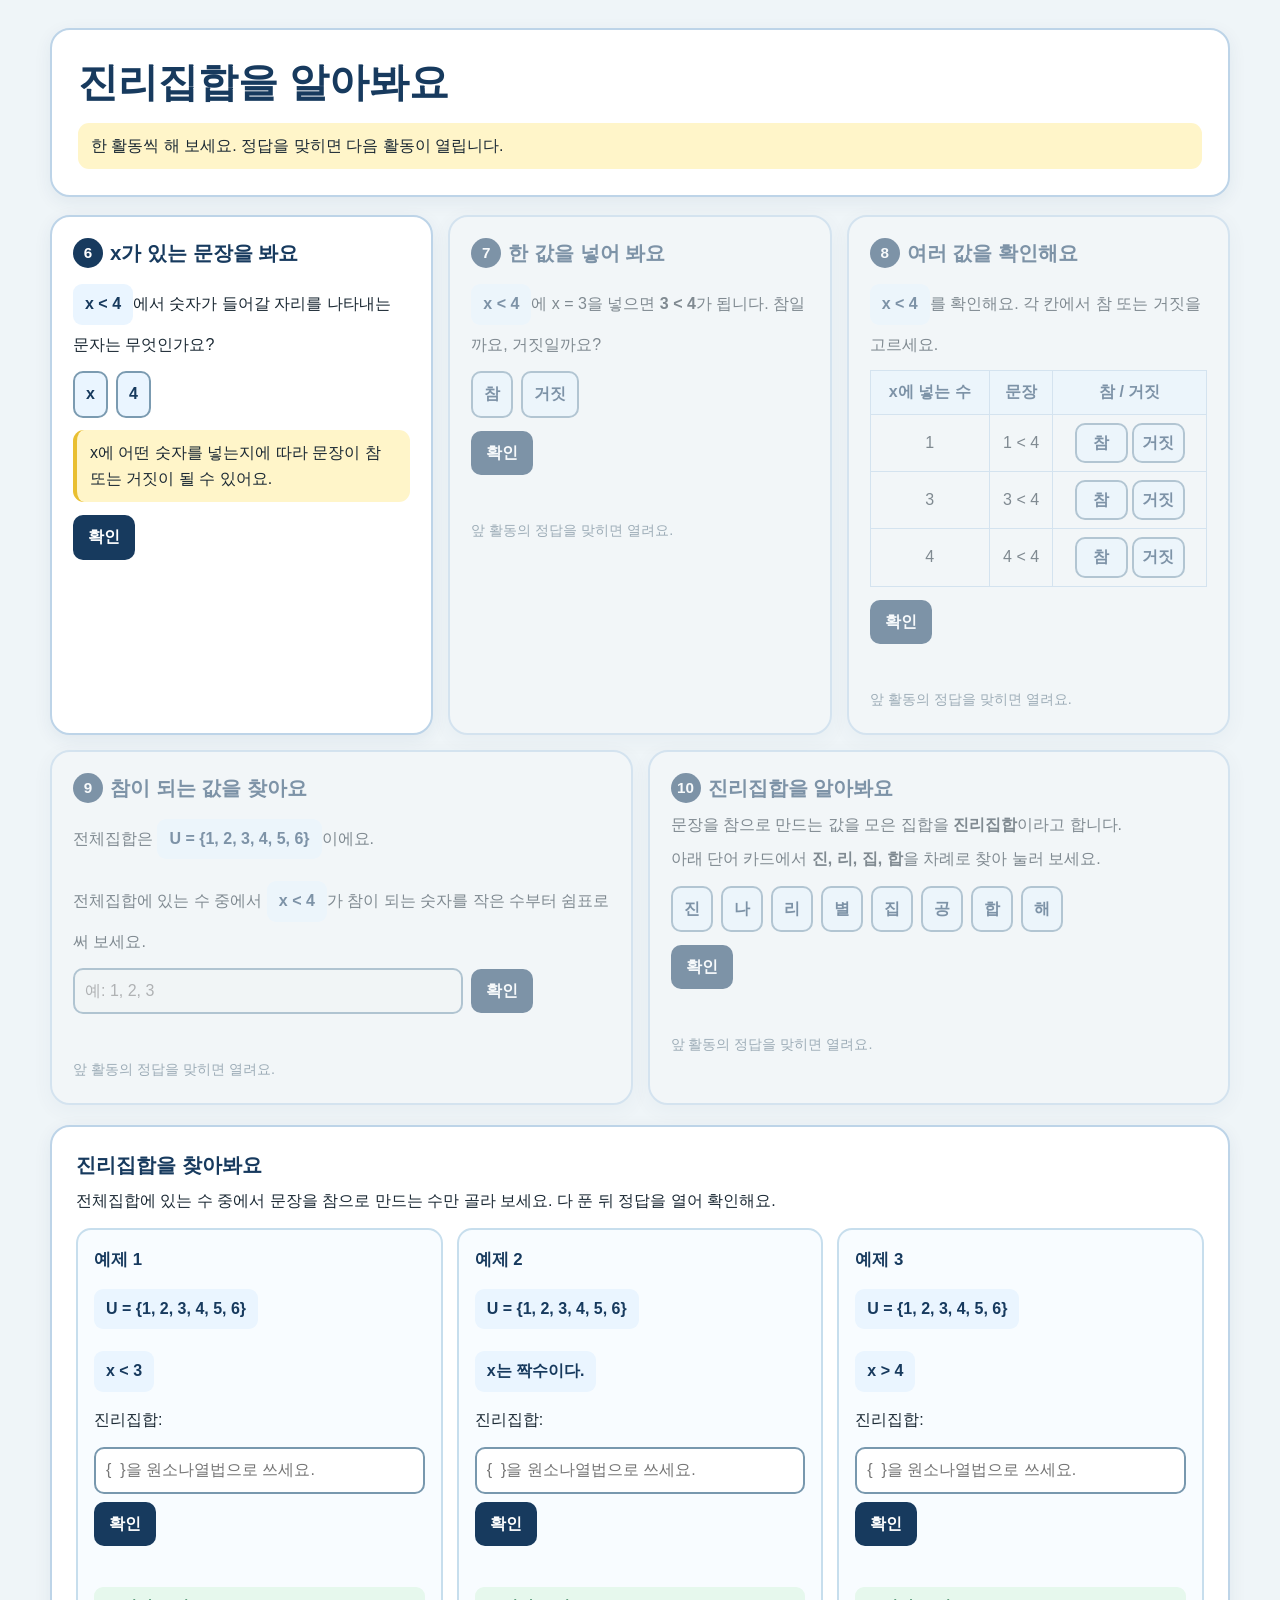
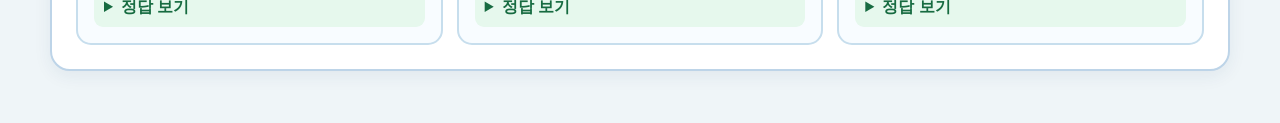
<file: activities/truth-set-steps-6-10-worksheet.html>
<!doctype html>
<html lang="ko">
<head>
  <meta charset="utf-8">
  <meta name="viewport" content="width=device-width, initial-scale=1">
  <title>진리집합 활동지</title>
  <style>
    :root { --ink:#173a5e; --sky:#eaf5ff; --line:#bdd4e8; --sun:#fff5c9; --good:#147a48; --bad:#b53737; }
    * { box-sizing:border-box; } body { margin:0; background:#eff5f8; color:#1b2934; font-family:"Malgun Gothic","Apple SD Gothic Neo",sans-serif; line-height:1.65; }
    main { width:min(1180px,calc(100% - 28px)); margin:0 auto; padding:28px 0 52px; } .head,.step,.finish { background:#fff; border:2px solid var(--line); border-radius:20px; box-shadow:0 5px 18px #173a5e12; }
    .head { padding:26px; margin-bottom:18px; } h1 { margin:0; color:var(--ink); font-size:clamp(1.7rem,5vw,2.5rem); line-height:1.3; } h2 { margin:0 0 9px; color:var(--ink); font-size:1.28rem; line-height:1.35; } p { margin:8px 0; }
    .guide,.hint { margin:15px 0 0; padding:10px 13px; border-radius:11px; background:var(--sun); } .hint { margin:12px 0; border-left:4px solid #e9bf31; }
    .stage-row { display:grid; gap:15px; margin:15px 0; align-items:stretch; } .three-up { grid-template-columns:repeat(3,minmax(0,1fr)); } .two-up { grid-template-columns:repeat(2,minmax(0,1fr)); }
    .step { padding:21px; position:relative; } .step.locked { opacity:.52; background:#f6f8f9; } .step.locked::after { content:"앞 활동의 정답을 맞히면 열려요."; display:block; margin-top:10px; color:#536b7d; font-size:.9rem; }
    .number { display:inline-grid; place-items:center; width:30px; height:30px; margin-right:7px; border-radius:50%; background:var(--ink); color:#fff; font-size:.95rem; vertical-align:2px; } .math { display:inline-block; margin:7px 0; padding:7px 12px; border-radius:9px; background:var(--sky); color:var(--ink); font-weight:800; }
    input,button { font:inherit; } .answer-row,.word-cards { display:flex; flex-wrap:wrap; align-items:center; gap:8px; margin-top:13px; } .answer { min-width:150px; flex:1 1 200px; max-width:390px; padding:8px 10px; border:2px solid #7898ae; border-radius:10px; }
    .option { cursor:pointer; padding:8px 11px; border:2px solid #7b9bb1; border-radius:10px; color:var(--ink); background:var(--sky); font-weight:700; } .option[aria-pressed="true"] { border-color:#176da3; outline:3px solid #ffcd32; background:#237fbc; color:#fff; }
    .check,.restart { cursor:pointer; border:0; border-radius:10px; padding:9px 15px; background:var(--ink); color:#fff; font-weight:800; } .feedback { min-height:27px; margin:7px 0 0; font-weight:800; } .good { color:var(--good); } .bad { color:var(--bad); }
    .mini-table { width:100%; margin-top:12px; border-collapse:collapse; text-align:center; } .mini-table th,.mini-table td { padding:8px; border:1px solid var(--line); } .mini-table th { background:var(--sky); color:var(--ink); } .mini-table .option { min-width:53px; padding:5px 7px; }
    .finish { display:none; padding:25px; margin-top:20px; border-color:#72bc94; background:#e6f9ed; text-align:center; } .finish.show { display:block; }
    .examples { margin-top:20px; padding:24px; background:#fff; border:2px solid var(--line); border-radius:20px; box-shadow:0 5px 18px #173a5e12; }
    .example-grid { display:grid; grid-template-columns:repeat(3,minmax(0,1fr)); gap:14px; margin-top:14px; }
    .example { padding:16px; border:2px solid #c7deed; border-radius:15px; background:#f8fcff; }
    .example h3 { margin:0 0 8px; color:var(--ink); font-size:1.05rem; }
    .example-answer { width:100%; margin-top:6px; padding:8px 10px; border:2px solid #7898ae; border-radius:10px; background:#fff; }
    .example-check { margin-top:8px; }
    .example-feedback { min-height:23px; margin:6px 0 0; font-weight:800; font-size:.92rem; }
    details { margin-top:12px; border-radius:9px; background:#e6f8ed; } summary { cursor:pointer; padding:7px 10px; color:#176b41; font-weight:800; } .answer-show { margin:0; padding:0 10px 9px; font-weight:800; color:#176b41; }
    @media (max-width:850px) { .example-grid { grid-template-columns:1fr; } }
    @media (max-width:850px) { .three-up { grid-template-columns:1fr; } } @media (max-width:620px) { .two-up { grid-template-columns:1fr; } } @media (max-width:560px) { main { width:min(100% - 18px,1180px); padding-top:12px; } .head,.step { padding:17px; } .mini-table { font-size:.88rem; } .mini-table th,.mini-table td { padding:5px 2px; } }
    @media print { body { background:#fff; } main { width:100%; padding:0; } .head,.step,.finish { box-shadow:none; } .guide,.check,.restart,.feedback { display:none; } .step.locked { opacity:1; } .step.locked::after { display:none; } }
  </style>
</head>
<body>
  <main>
    <header class="head"><h1>진리집합을 알아봐요</h1><p class="guide">한 활동씩 해 보세요. 정답을 맞히면 다음 활동이 열립니다.</p></header>

    <div class="stage-row three-up" aria-label="6단계부터 8단계">
      <section class="step" data-step="6" data-kind="choice" data-answer="x">
        <h2><span class="number">6</span>x가 있는 문장을 봐요</h2><p><span class="math">x &lt; 4</span>에서 숫자가 들어갈 자리를 나타내는 문자는 무엇인가요?</p>
        <div class="answer-row"><button class="option" data-value="x" aria-pressed="false">x</button><button class="option" data-value="4" aria-pressed="false">4</button></div><div class="hint">x에 어떤 숫자를 넣는지에 따라 문장이 참 또는 거짓이 될 수 있어요.</div><div class="answer-row"><button class="check">확인</button></div><p class="feedback" aria-live="polite"></p>
      </section>
      <section class="step locked" data-step="7" data-kind="choice" data-answer="참">
        <h2><span class="number">7</span>한 값을 넣어 봐요</h2><p><span class="math">x &lt; 4</span>에 x = 3을 넣으면 <strong>3 &lt; 4</strong>가 됩니다. 참일까요, 거짓일까요?</p>
        <div class="answer-row"><button class="option" data-value="참" aria-pressed="false">참</button><button class="option" data-value="거짓" aria-pressed="false">거짓</button></div><div class="answer-row"><button class="check">확인</button></div><p class="feedback" aria-live="polite"></p>
      </section>
      <section class="step locked" data-step="8" data-kind="multi" data-answer="참,참,거짓">
        <h2><span class="number">8</span>여러 값을 확인해요</h2><p><span class="math">x &lt; 4</span>를 확인해요. 각 칸에서 참 또는 거짓을 고르세요.</p>
        <table class="mini-table"><thead><tr><th>x에 넣는 수</th><th>문장</th><th>참 / 거짓</th></tr></thead><tbody>
          <tr><td>1</td><td>1 &lt; 4</td><td><button class="option" data-index="0" data-value="참" aria-pressed="false">참</button> <button class="option" data-index="0" data-value="거짓" aria-pressed="false">거짓</button></td></tr>
          <tr><td>3</td><td>3 &lt; 4</td><td><button class="option" data-index="1" data-value="참" aria-pressed="false">참</button> <button class="option" data-index="1" data-value="거짓" aria-pressed="false">거짓</button></td></tr>
          <tr><td>4</td><td>4 &lt; 4</td><td><button class="option" data-index="2" data-value="참" aria-pressed="false">참</button> <button class="option" data-index="2" data-value="거짓" aria-pressed="false">거짓</button></td></tr>
        </tbody></table><div class="answer-row"><button class="check">확인</button></div><p class="feedback" aria-live="polite"></p>
      </section>
    </div>

    <div class="stage-row two-up" aria-label="9단계와 10단계">
      <section class="step locked" data-step="9" data-kind="text" data-answer="1,2,3|1，2，3">
        <h2><span class="number">9</span>참이 되는 값을 찾아요</h2><p>전체집합은 <span class="math">U = {1, 2, 3, 4, 5, 6}</span>이에요.</p><p>전체집합에 있는 수 중에서 <span class="math">x &lt; 4</span>가 참이 되는 숫자를 작은 수부터 쉼표로 써 보세요.</p>
        <div class="answer-row"><input class="answer" aria-label="참이 되는 값" placeholder="예: 1, 2, 3"><button class="check">확인</button></div><p class="feedback" aria-live="polite"></p>
      </section>
      <section class="step locked" data-step="10" data-kind="wordcards" data-answer="진,리,집,합">
        <h2><span class="number">10</span>진리집합을 알아봐요</h2><p>문장을 참으로 만드는 값을 모은 집합을 <strong>진리집합</strong>이라고 합니다.</p><p>아래 단어 카드에서 <strong>진, 리, 집, 합</strong>을 차례로 찾아 눌러 보세요.</p>
        <div class="word-cards" aria-label="진리집합 글자 카드"><button class="option" data-value="진" aria-pressed="false">진</button><button class="option" data-value="나" aria-pressed="false">나</button><button class="option" data-value="리" aria-pressed="false">리</button><button class="option" data-value="별" aria-pressed="false">별</button><button class="option" data-value="집" aria-pressed="false">집</button><button class="option" data-value="공" aria-pressed="false">공</button><button class="option" data-value="합" aria-pressed="false">합</button><button class="option" data-value="해" aria-pressed="false">해</button></div>
        <div class="answer-row"><button class="check">확인</button></div><p class="feedback" aria-live="polite"></p>
      </section>
    </div>
    <section class="examples" aria-label="진리집합 찾기 예제">
      <h2>진리집합을 찾아봐요</h2>
      <p>전체집합에 있는 수 중에서 문장을 참으로 만드는 수만 골라 보세요. 다 푼 뒤 정답을 열어 확인해요.</p>
      <div class="example-grid">
        <article class="example">
          <h3>예제 1</h3>
          <p><span class="math">U = {1, 2, 3, 4, 5, 6}</span></p>
          <p><span class="math">x &lt; 3</span></p>
          <p>진리집합: </p>
          <input class="example-answer" aria-label="예제 1 진리집합 답" placeholder="{  }을 원소나열법으로 쓰세요.">
          <button class="check example-check" data-answer="{1,2}">확인</button><p class="example-feedback" aria-live="polite"></p>
          <details><summary>정답 보기</summary><p class="answer-show">{1, 2}</p></details>
        </article>
        <article class="example">
          <h3>예제 2</h3>
          <p><span class="math">U = {1, 2, 3, 4, 5, 6}</span></p>
          <p><span class="math">x는 짝수이다.</span></p>
          <p>진리집합: </p>
          <input class="example-answer" aria-label="예제 2 진리집합 답" placeholder="{  }을 원소나열법으로 쓰세요.">
          <button class="check example-check" data-answer="{2,4,6}">확인</button><p class="example-feedback" aria-live="polite"></p>
          <details><summary>정답 보기</summary><p class="answer-show">{2, 4, 6}</p></details>
        </article>
        <article class="example">
          <h3>예제 3</h3>
          <p><span class="math">U = {1, 2, 3, 4, 5, 6}</span></p>
          <p><span class="math">x &gt; 4</span></p>
          <p>진리집합: </p>
          <input class="example-answer" aria-label="예제 3 진리집합 답" placeholder="{  }을 원소나열법으로 쓰세요.">
          <button class="check example-check" data-answer="{5,6}">확인</button><p class="example-feedback" aria-live="polite"></p>
          <details><summary>정답 보기</summary><p class="answer-show">{5, 6}</p></details>
        </article>
      </div>
    </section>

    <section class="finish" id="finish" aria-live="polite"><h2>참 잘했어요! 🎉</h2><p>진리집합을 배우는 활동을 모두 마쳤어요.</p><button class="restart" type="button">처음부터 다시 하기</button></section>
  </main>
  <script>
    (() => {
      const steps=[...document.querySelectorAll('.step')], finish=document.getElementById('finish');
      const normalize=v=>String(v).replace(/[\s.]/g,'').replace(/，/g,',');
      const selected=step=>{ if(step.dataset.kind==='multi') return [...new Set([...step.querySelectorAll('.option[data-index]')].map(o=>o.dataset.index))].sort((a,b)=>a-b).map(i=>step.querySelector(`.option[data-index="${i}"][aria-pressed="true"]`)?.dataset.value||'').join(','); if(step.dataset.kind==='wordcards') return [...step.querySelectorAll('.option[aria-pressed="true"]')].map(o=>o.dataset.value).join(','); return step.querySelector('.option[aria-pressed="true"]')?.dataset.value||''; };
      const correct=step=>step.dataset.answer.split('|').some(a=>normalize(step.dataset.kind==='text'?step.querySelector('.answer').value:selected(step))===normalize(a));
      const unlock=n=>{const next=document.querySelector(`.step[data-step="${n}"]`); if(next){next.classList.remove('locked'); next.querySelectorAll('input,button').forEach(c=>c.disabled=false); next.querySelector('input,.option,.check')?.focus();}};
      steps.filter(s=>s.classList.contains('locked')).forEach(s=>s.querySelectorAll('input,button').forEach(c=>c.disabled=true));
      document.addEventListener('click',e=>{
        const exampleCheck=e.target.closest('.example-check');
        if(exampleCheck){
          const example=exampleCheck.closest('.example'), input=example.querySelector('.example-answer'), feedback=example.querySelector('.example-feedback');
          if(normalize(input.value)===normalize(exampleCheck.dataset.answer)){feedback.textContent='정답이에요!';feedback.className='example-feedback good';}else{feedback.textContent='다시 생각해 보세요.';feedback.className='example-feedback bad';}
          return;
        }
        const option=e.target.closest('.option'); if(option){const step=option.closest('.step'); if(step.classList.contains('locked')||step.classList.contains('done'))return; if(step.dataset.kind==='wordcards'){option.setAttribute('aria-pressed',option.getAttribute('aria-pressed')==='true'?'false':'true');return;} const key=option.dataset.index, options=key===undefined?step.querySelectorAll('.option'):step.querySelectorAll(`.option[data-index="${key}"]`); options.forEach(o=>o.setAttribute('aria-pressed',o===option?'true':'false'));return;} const check=e.target.closest('.check'); if(!check)return; const step=check.closest('.step'), feedback=step.querySelector('.feedback'); if(correct(step)){step.classList.add('done');feedback.textContent='정답이에요! 다음 활동으로 가 볼까요?';feedback.className='feedback good';step.querySelectorAll('input,button').forEach(c=>c.disabled=true);unlock(Number(step.dataset.step)+1);if(document.querySelectorAll('.step.done').length===5)finish.classList.add('show');}else{feedback.textContent='다시 천천히 생각해 보고 답해 보세요.';feedback.className='feedback bad';}
      });
      document.addEventListener('keydown',e=>{if(e.key==='Enter'&&e.target.matches('.answer'))e.target.closest('.step').querySelector('.check').click();}); document.querySelector('.restart').addEventListener('click',()=>location.reload());
    })();
  </script>
</body>
</html>
</file>
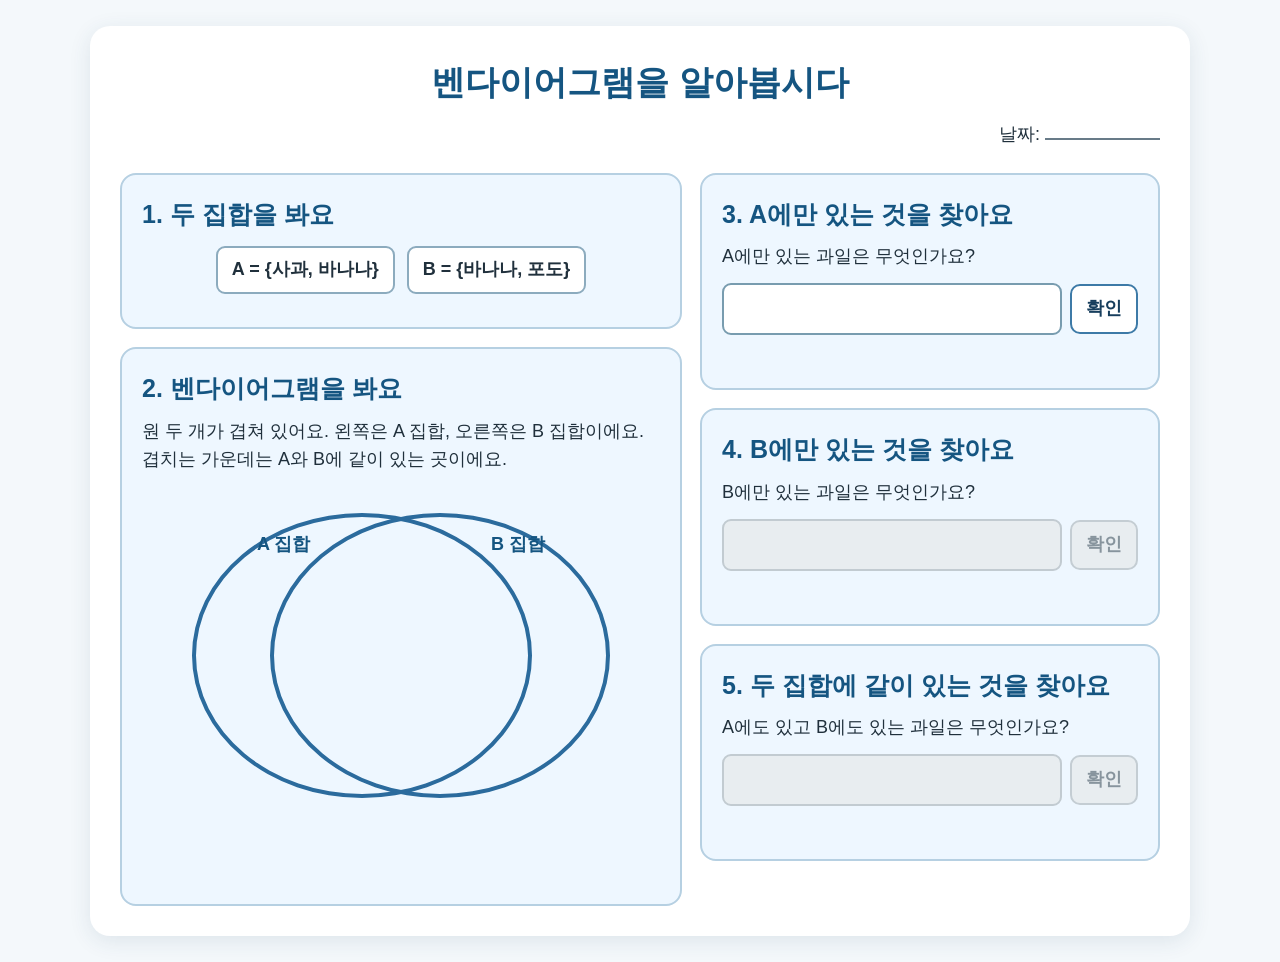
<file: activities/vendiagram_interactive_worksheet.html>
<!doctype html>
<html lang="ko">
<head>
  <meta charset="utf-8">
  <meta name="viewport" content="width=device-width, initial-scale=1">
  <title>벤다이어그램 활동지</title>
  <style>
    :root { --blue:#21669a; --pale:#eef7ff; --line:#b6d0e2; --ok:#247340; --ink:#20303c; }
    * { box-sizing:border-box; }
    body { margin:0; background:#f4f8fb; color:var(--ink); font:18px/1.55 "Noto Sans KR","Malgun Gothic",sans-serif; }
    main { max-width:1100px; margin:26px auto; padding:30px; background:#fff; border-radius:20px; box-shadow:0 5px 22px #244a621c; }
    h1 { margin:0; color:#155581; text-align:center; font-size:34px; } .meta { text-align:right; margin:12px 0 24px; } .line { display:inline-block; min-width:115px; border-bottom:2px solid #687b88; }
    section { margin:18px 0; padding:20px; border:2px solid var(--line); border-radius:16px; background:var(--pale); } h2 { margin:0 0 10px; color:#155581; font-size:25px; } p { margin:7px 0; }
    .sets { display:flex; flex-wrap:wrap; justify-content:center; gap:12px; margin:13px 0; } .set { padding:8px 14px; background:#fff; border:2px solid #8cabbe; border-radius:9px; font-weight:700; }
    .answer { display:flex; flex-wrap:wrap; gap:8px; align-items:center; margin-top:12px; } input { min-width:190px; flex:1; padding:10px; border:2px solid #789caf; border-radius:9px; font:inherit; } input:disabled { background:#e8edf0; border-color:#c2cbd1; }
    button { padding:9px 14px; border:2px solid #3d7aa7; border-radius:10px; background:#fff; color:#173e5d; font:inherit; font-weight:700; cursor:pointer; } button:hover:not(:disabled),button.selected { background:#dcefff; } button:disabled { background:#e8edf0; color:#87949d; border-color:#c4cdd3; cursor:not-allowed; }
    .feedback { min-height:26px; margin:7px 0 0; color:#983737; font-weight:700; } .ok { color:var(--ok); } .hidden { display:none; } .done { border-color:#63ae7b; background:#eaf7ed; }
    .diagram { position:relative; height:390px; max-width:760px; margin:15px auto 5px; }
    .circle { position:absolute; top:24px; width:340px; height:285px; border:4px solid #2b6b9d; border-radius:50%; background:transparent; pointer-events:none; } .circle.a { left:50px; } .circle.b { right:50px; }
    .circle-label { position:absolute; top:42px; z-index:2; font-weight:800; color:#155581; } .label-a { left:115px; } .label-b { right:115px; }
    .drop-zone { position:absolute; z-index:3; min-height:112px; padding:10px; border:3px dashed #47718c; border-radius:14px; background:#fff; text-align:center; } .drop-zone strong { display:block; margin-bottom:5px; } .drop-zone.drag-over { outline:5px solid #9ccce7; } #a-minus-b { left:67px; top:165px; width:190px; } #a-intersection-b { left:50%; transform:translateX(-50%); top:260px; width:190px; border-color:#3e8a60; } #b-minus-a { right:67px; top:165px; width:190px; }
    .fruit-tray { display:flex; flex-wrap:wrap; justify-content:center; gap:14px; margin:14px 0; } .fruit { min-width:110px; font-size:20px; } .apple { border-color:#bf5656; } .banana { border-color:#b9911c; } .grape { border-color:#8056a5; } .placed { display:inline-block; margin:3px; padding:3px 8px; background:#f8fbfd; border:1px solid #9ab3c4; border-radius:7px; }
    .learning-layout { display:grid; grid-template-columns:minmax(0, 1.1fr) minmax(360px, .9fr); gap:18px; align-items:start; } .learning-column { display:grid; gap:18px; } .learning-column section { margin:0; }
    .symbol { min-width:54px; flex:0 0 54px; text-align:center; font-size:24px; font-weight:800; } .symbol-buttons { display:flex; gap:10px; margin:10px 0 0 42px; } .symbol-choice { min-width:54px; font-size:24px; font-weight:800; } .symbol-choice.selected { background:#dcefff; border-color:#155581; box-shadow:0 0 0 3px #a9d3ec; } .choice-row { display:flex; flex-wrap:wrap; gap:10px; margin:8px 0; }
    .note { margin-top:22px; background:#e8f5e9; border-color:#a6cfae; } .note h2 { color:#2e6f40; }
    .completion-modal { position:fixed; inset:0; z-index:20; display:none; place-items:center; padding:20px; background:#102b4088; } .completion-modal.show { display:grid; } .modal-card { width:min(410px, 100%); padding:30px; text-align:center; background:white; border-radius:20px; box-shadow:0 14px 40px #00101e66; } .modal-card h2 { margin:0; color:#247340; font-size:2rem; } .modal-card button { margin-top:14px; cursor:pointer; border:0; border-radius:10px; padding:10px 24px; color:white; background:#155581; font-weight:700; }
    @media (max-width:900px) { .learning-layout { grid-template-columns:1fr; } } @media (max-width:760px) { main { margin:0; padding:17px; border-radius:0; } .diagram { height:570px; } .circle { top:20px; width:245px; height:235px; } .circle.a { left:0; } .circle.b { right:0; } .label-a { left:55px; } .label-b { right:55px; } #a-minus-b { left:8px; top:275px; width:180px; } #b-minus-a { right:8px; top:275px; width:180px; } #a-intersection-b { top:405px; width:205px; } .symbol-buttons { margin-left:0; } }
  </style>
</head>
<body>
  <main>
    <h1>벤다이어그램을 알아봅시다</h1>
    <p class="meta">날짜: <span class="line"></span></p>

    <div class="learning-layout">
    <div class="learning-column">
    <section id="step1"><h2>1. 두 집합을 봐요</h2><div class="sets"><div class="set">A = {사과, 바나나}</div><div class="set">B = {바나나, 포도}</div></div></section>
    <section id="step2"><h2>2. 벤다이어그램을 봐요</h2><p>원 두 개가 겹쳐 있어요. 왼쪽은 A 집합, 오른쪽은 B 집합이에요. 겹치는 가운데는 A와 B에 같이 있는 곳이에요.</p>
      <div class="diagram" aria-label="A 집합과 B 집합의 벤다이어그램"><div class="circle a"></div><div class="circle b"></div><span class="circle-label label-a">A 집합</span><span class="circle-label label-b">B 집합</span>
        <button class="drop-zone step6-control hidden" id="a-minus-b" data-zone="a-minus-b"><strong>A에만 있는 곳</strong><span></span></button><button class="drop-zone step6-control hidden" id="a-intersection-b" data-zone="a-intersection-b"><strong>같이 있는 가운데</strong><span></span></button><button class="drop-zone step6-control hidden" id="b-minus-a" data-zone="b-minus-a"><strong>B에만 있는 곳</strong><span></span></button>
      </div>
      <div id="step6" class="step6-control hidden"><h2>6. 같은 벤다이어그램에 과일을 놓아요</h2><p>과일 카드를 <strong>끌어서</strong> 위의 알맞은 곳에 놓으세요. 카드를 누른 뒤, 놓을 곳을 누르는 방법도 사용할 수 있어요.</p>
        <div class="fruit-tray"><button class="fruit apple" draggable="true" data-fruit="사과">사과</button><button class="fruit banana" draggable="true" data-fruit="바나나">바나나</button><button class="fruit grape" draggable="true" data-fruit="포도">포도</button></div>
        <p id="selection" class="feedback">과일 카드 하나를 골라 보세요.</p><div class="choice-row"><button id="reset">처음부터</button><button id="check6">확인</button></div><p id="f6" class="feedback"></p>
      </div>
    </section>
    </div>
    <div class="learning-column">
    <section id="step3"><h2>3. A에만 있는 것을 찾아요</h2><p>A에만 있는 과일은 무엇인가요?</p><div class="answer"><input id="q3" autocomplete="off"><button id="check3">확인</button></div><p id="f3" class="feedback"></p></section>
    <section id="step4"><h2>4. B에만 있는 것을 찾아요</h2><p>B에만 있는 과일은 무엇인가요?</p><div class="answer"><input id="q4" autocomplete="off" disabled><button id="check4" disabled>확인</button></div><p id="f4" class="feedback"></p></section>
    <section id="step5"><h2>5. 두 집합에 같이 있는 것을 찾아요</h2><p>A에도 있고 B에도 있는 과일은 무엇인가요?</p><div class="answer"><input id="q5" autocomplete="off" disabled><button id="check5" disabled>확인</button></div><p id="f5" class="feedback"></p></section>
    </div>
    </div>


    <section id="step7" class="hidden"><h2>7. 교집합을 알아봐요</h2><p>겹치는 가운데에는 두 집합에 같이 있는 원소를 써요. 이것을 <strong>교집합</strong>이라고 해요.</p><div class="answer"><strong>A</strong><input id="symbol7" class="symbol" aria-label="교집합 기호"><strong>B = {</strong><input id="q7" placeholder="과일 이름" autocomplete="off"><strong>}</strong><button id="check7">확인</button></div><div class="symbol-buttons" id="symbol7-options" aria-label="교집합 또는 합집합 기호 고르기"><button class="symbol-choice" data-target="symbol7" data-symbol="∩">∩</button><button class="symbol-choice" data-target="symbol7" data-symbol="∪">∪</button></div><p id="f7" class="feedback"></p></section>
    <section id="step8" class="hidden"><h2>8. 합집합을 알아봐요</h2><p>두 원 안에 있는 원소를 모두 모으면 <strong>합집합</strong>이에요. 같은 원소는 한 번만 써요.</p><div class="answer"><strong>A</strong><input id="symbol8" class="symbol" aria-label="합집합 기호" disabled><strong>B = {</strong><input id="q8" placeholder="사과, 바나나, 포도" autocomplete="off" disabled><strong>}</strong><button id="check8" disabled>확인</button></div><div class="symbol-buttons" id="symbol8-options" aria-label="교집합 또는 합집합 기호 고르기"><button class="symbol-choice" data-target="symbol8" data-symbol="∩" disabled>∩</button><button class="symbol-choice" data-target="symbol8" data-symbol="∪" disabled>∪</button></div><p id="f8" class="feedback"></p></section>
    <section id="step9" class="hidden"><h2>9. 알맞은 말을 골라요</h2><p>① 두 집합에 같이 있는 원소만 모으기</p><div class="choice-row"><button data-answer="wrong" disabled>합집합</button><button data-answer="intersection" disabled>교집합</button></div><p>② 두 집합의 원소를 모두 모으기</p><div class="choice-row"><button data-answer="union-wrong" disabled>교집합</button><button data-answer="union" disabled>합집합</button></div><p id="f9" class="feedback"></p></section>
    <section id="step10" class="hidden"><h2>10. 숫자로 해 봐요</h2><p class="set">A = {1, 2, 3} &nbsp; B = {2, 3, 4}</p><p>① A에만 있는 숫자: <input id="q10a" disabled></p><p>② 겹치는 가운데 숫자: <input id="q10b" disabled></p><p>③ B에만 있는 숫자: <input id="q10c" disabled></p><p>④ A ∩ B = <input id="q10d" disabled></p><p>⑤ A ∪ B = <input id="q10e" disabled></p><button id="check10" disabled>확인</button><p id="f10" class="feedback"></p></section>
    <section id="remember" class="note hidden"><h2>기억해요</h2><p><strong>벤다이어그램</strong>: 두 집합을 원으로 나타낸 그림</p><p><strong>교집합 ∩</strong>: 겹치는 가운데, 같이 있는 원소</p><p><strong>합집합 ∪</strong>: 두 원 안의 원소를 모두 모은 것</p></section>
  </main>
  <div id="completion-modal" class="completion-modal" role="dialog" aria-modal="true" aria-labelledby="completion-title">
    <div class="modal-card"><h2 id="completion-title">잘했어요!</h2><p>모든 문항을 해결했어요.</p><button id="completion-close" type="button">닫기</button></div>
  </div>
  <script>
    const clean=s=>(s||'').replace(/[\s{}]/g,'').replace(/，/g,',');
    const unlock=(...ids)=>ids.forEach(id=>document.querySelectorAll(id).forEach(el=>el.disabled=false));
    const lock=(...ids)=>ids.forEach(id=>document.querySelectorAll(id).forEach(el=>el.disabled=true));
    const hide=(...ids)=>ids.forEach(id=>document.querySelectorAll(id).forEach(el=>{el.classList.add('hidden');el.classList.remove('done');}));
    const checkText=(input,button,expected,feedback,next,invalidate)=>document.querySelector(button).addEventListener('click',()=>{const field=document.querySelector(input),ok=expected.includes(clean(field.value)),f=document.querySelector(feedback);f.textContent=ok?'맞아요!':'다시 생각해 봐요.';f.classList.toggle('ok',ok);field.closest('section').classList.toggle('done',ok);if(ok&&next)next();if(!ok&&invalidate)invalidate();});
    const places={'a-minus-b':[],'a-intersection-b':[],'b-minus-a':[]};let picked=null,dragged=null;
    const paint=()=>Object.entries(places).forEach(([zone,fruits])=>document.querySelector('#'+zone+' span').innerHTML=fruits.map(f=>'<span class="placed">'+f+'</span>').join(''));
    const choose=fruit=>{picked=fruit;document.querySelectorAll('.fruit').forEach(b=>b.classList.toggle('selected',b.dataset.fruit===fruit));document.querySelector('#selection').textContent=fruit+'을(를) 골랐어요. 놓을 곳을 누르거나 끌어 놓으세요.';document.querySelector('#selection').classList.add('ok');};
    document.querySelectorAll('.fruit').forEach(card=>{card.addEventListener('click',()=>choose(card.dataset.fruit));card.addEventListener('dragstart',e=>{dragged=card.dataset.fruit;e.dataTransfer.setData('text/plain',dragged);choose(dragged);});});
    const put=(zone,fruit)=>{if(!fruit){document.querySelector('#selection').textContent='먼저 과일 카드를 하나 고르세요.';return;}Object.values(places).forEach(list=>{const i=list.indexOf(fruit);if(i>-1)list.splice(i,1);});places[zone].push(fruit);paint();document.querySelector('#selection').textContent=fruit+'을(를) 놓았어요.';};
    document.querySelectorAll('.drop-zone').forEach(zone=>{zone.addEventListener('click',()=>put(zone.dataset.zone,picked));zone.addEventListener('dragover',e=>{e.preventDefault();zone.classList.add('drag-over');});zone.addEventListener('dragleave',()=>zone.classList.remove('drag-over'));zone.addEventListener('drop',e=>{e.preventDefault();zone.classList.remove('drag-over');put(zone.dataset.zone,e.dataTransfer.getData('text/plain')||dragged);});});
    const resetPlacement=()=>{Object.values(places).forEach(x=>x.splice(0));picked=dragged=null;paint();document.querySelectorAll('.fruit').forEach(x=>x.classList.remove('selected'));document.querySelector('#selection').textContent='과일 카드 하나를 골라 보세요.';document.querySelector('#selection').classList.remove('ok');document.querySelector('#f6').textContent='';};
    const clear=(...ids)=>ids.forEach(id=>document.querySelector(id).value='');
    const resetLaterSteps=()=>{clear('#symbol7','#q7','#symbol8','#q8','#q10a','#q10b','#q10c','#q10d','#q10e');document.querySelectorAll('.symbol-choice').forEach(button=>button.classList.remove('selected'));lock('#symbol8','#q8','#check8','#symbol8-options button','#step9 button','#q10a','#q10b','#q10c','#q10d','#q10e','#check10');hide('#step7','#step8','#step9','#step10','#remember');first=false;};
    const resetAfter3=()=>{clear('#q4','#q5');lock('#q4','#check4','#q5','#check5');hide('.step6-control');resetLaterSteps();resetPlacement();};
    const resetAfter4=()=>{clear('#q5');lock('#q5','#check5');hide('.step6-control');resetLaterSteps();resetPlacement();};
    const resetAfter5=()=>{hide('.step6-control');resetLaterSteps();resetPlacement();};
    checkText('#q3','#check3',['사과'],'#f3',()=>unlock('#q4','#check4'),resetAfter3);
    checkText('#q4','#check4',['포도'],'#f4',()=>unlock('#q5','#check5'),resetAfter4);
    checkText('#q5','#check5',['바나나'],'#f5',()=>{document.querySelectorAll('.step6-control').forEach(x=>x.classList.remove('hidden'));document.querySelector('#step2').scrollIntoView({behavior:'smooth'});},resetAfter5);
    document.querySelector('#reset').addEventListener('click',resetPlacement);
    const same=(a,b)=>a.length===b.length&&a.every(x=>b.includes(x));document.querySelector('#check6').addEventListener('click',()=>{const ok=same(places['a-minus-b'],['사과'])&&same(places['a-intersection-b'],['바나나'])&&same(places['b-minus-a'],['포도']);const f=document.querySelector('#f6');f.textContent=ok?'정답이에요! 3구역을 잘 구분했어요.':'다시 살펴보세요. A에만, 같이 있는 가운데, B에만 있는 곳을 생각해요.';f.classList.toggle('ok',ok);document.querySelector('#step6').classList.toggle('done',ok);if(ok)document.querySelector('#step7').classList.remove('hidden');else hide('#step7','#step8','#step9','#step10','#remember');});
    document.querySelectorAll('.symbol-choice').forEach(button=>button.addEventListener('click',()=>{const input=document.querySelector('#'+button.dataset.target);input.value=button.dataset.symbol;button.parentElement.querySelectorAll('.symbol-choice').forEach(choice=>choice.classList.toggle('selected',choice===button));input.focus();}));
    const resetAfter7=()=>{clear('#symbol8','#q8','#q10a','#q10b','#q10c','#q10d','#q10e');document.querySelectorAll('#symbol8-options .symbol-choice').forEach(button=>button.classList.remove('selected'));lock('#symbol8','#q8','#check8','#symbol8-options button','#step9 button','#q10a','#q10b','#q10c','#q10d','#q10e','#check10');hide('#step8','#step9','#step10','#remember');first=false;};
    document.querySelector('#check7').addEventListener('click',()=>{const ok=document.querySelector('#symbol7').value==='∩'&&clean(document.querySelector('#q7').value)==='바나나';const f=document.querySelector('#f7');f.textContent=ok?'맞아요!':'기호와 겹치는 가운데의 과일을 다시 보세요.';f.classList.toggle('ok',ok);document.querySelector('#step7').classList.toggle('done',ok);if(ok){document.querySelector('#step8').classList.remove('hidden');unlock('#symbol8','#q8','#check8','#symbol8-options button');}else resetAfter7();});
    const resetAfter8=()=>{clear('#q10a','#q10b','#q10c','#q10d','#q10e');lock('#step9 button','#q10a','#q10b','#q10c','#q10d','#q10e','#check10');hide('#step9','#step10','#remember');first=false;};
    const completionModal=document.querySelector('#completion-modal');
    const showCompletion=()=>completionModal.classList.add('show');
    const resetWorksheet=()=>{clear('#q3');document.querySelectorAll('.feedback').forEach(feedback=>{feedback.textContent='';feedback.className='feedback';});document.querySelectorAll('.done').forEach(section=>section.classList.remove('done'));resetAfter3();document.querySelector('#q3').disabled=false;document.querySelector('#check3').disabled=false;completionModal.classList.remove('show');document.querySelector('h1').scrollIntoView({behavior:'smooth'});};
    document.querySelector('#completion-close').addEventListener('click',resetWorksheet);
    document.querySelector('#check8').addEventListener('click',()=>{const ok=document.querySelector('#symbol8').value==='∪'&&['사과,바나나,포도','사과바나나포도'].includes(clean(document.querySelector('#q8').value));const f=document.querySelector('#f8');f.textContent=ok?'맞아요!':'기호와 두 원 안의 과일을 다시 보세요.';f.classList.toggle('ok',ok);document.querySelector('#step8').classList.toggle('done',ok);if(ok){document.querySelector('#step9').classList.remove('hidden');document.querySelectorAll('#step9 button').forEach(b=>b.disabled=false);}else resetAfter8();});
    let first=false;document.querySelectorAll('#step9 button').forEach(b=>b.addEventListener('click',()=>{const a=b.dataset.answer,f=document.querySelector('#f9');if(a==='intersection'){first=true;f.textContent='맞아요! 이제 ②를 골라 보세요.';f.classList.add('ok');}else if(a==='union'&&first){f.textContent='두 문제 모두 맞았어요!';f.classList.add('ok');document.querySelector('#step9').classList.add('done');document.querySelector('#step10').classList.remove('hidden');unlock('#q10a','#q10b','#q10c','#q10d','#q10e','#check10');}else{f.textContent='다시 생각해 봐요.';f.classList.remove('ok');clear('#q10a','#q10b','#q10c','#q10d','#q10e');hide('#step10','#remember');lock('#q10a','#q10b','#q10c','#q10d','#q10e','#check10');}}));
    document.querySelector('#check10').addEventListener('click',()=>{const get=id=>clean(document.querySelector(id).value);const ok=get('#q10a')==='1'&&['2,3','23'].includes(get('#q10b'))&&get('#q10c')==='4'&&['2,3','23'].includes(get('#q10d'))&&['1,2,3,4','1234'].includes(get('#q10e'));const f=document.querySelector('#f10');f.textContent=ok?'정답이에요! 활동을 모두 마쳤어요.':'빈칸을 다시 살펴보세요.';f.classList.toggle('ok',ok);document.querySelector('#step10').classList.toggle('done',ok);if(ok){document.querySelector('#remember').classList.remove('hidden');showCompletion();}else hide('#remember');});
  </script>
</body>
</html>
</file>
